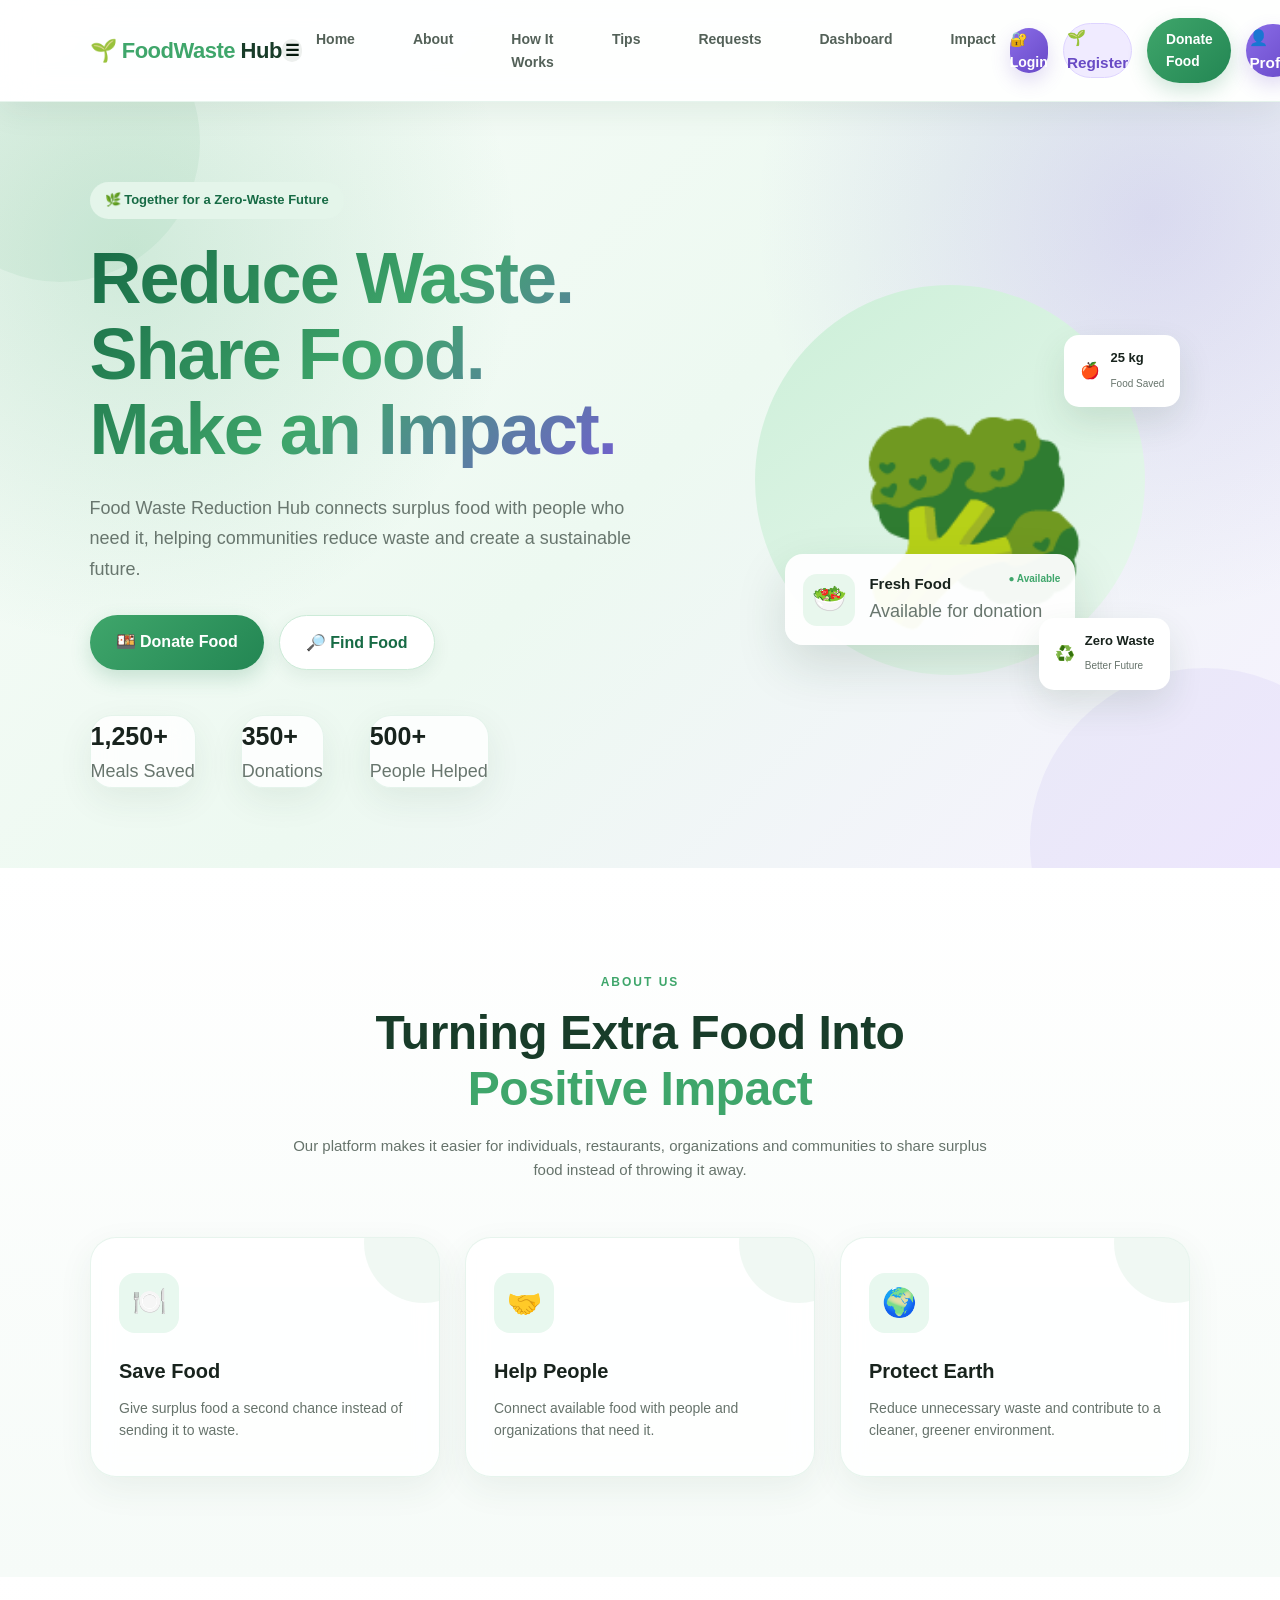
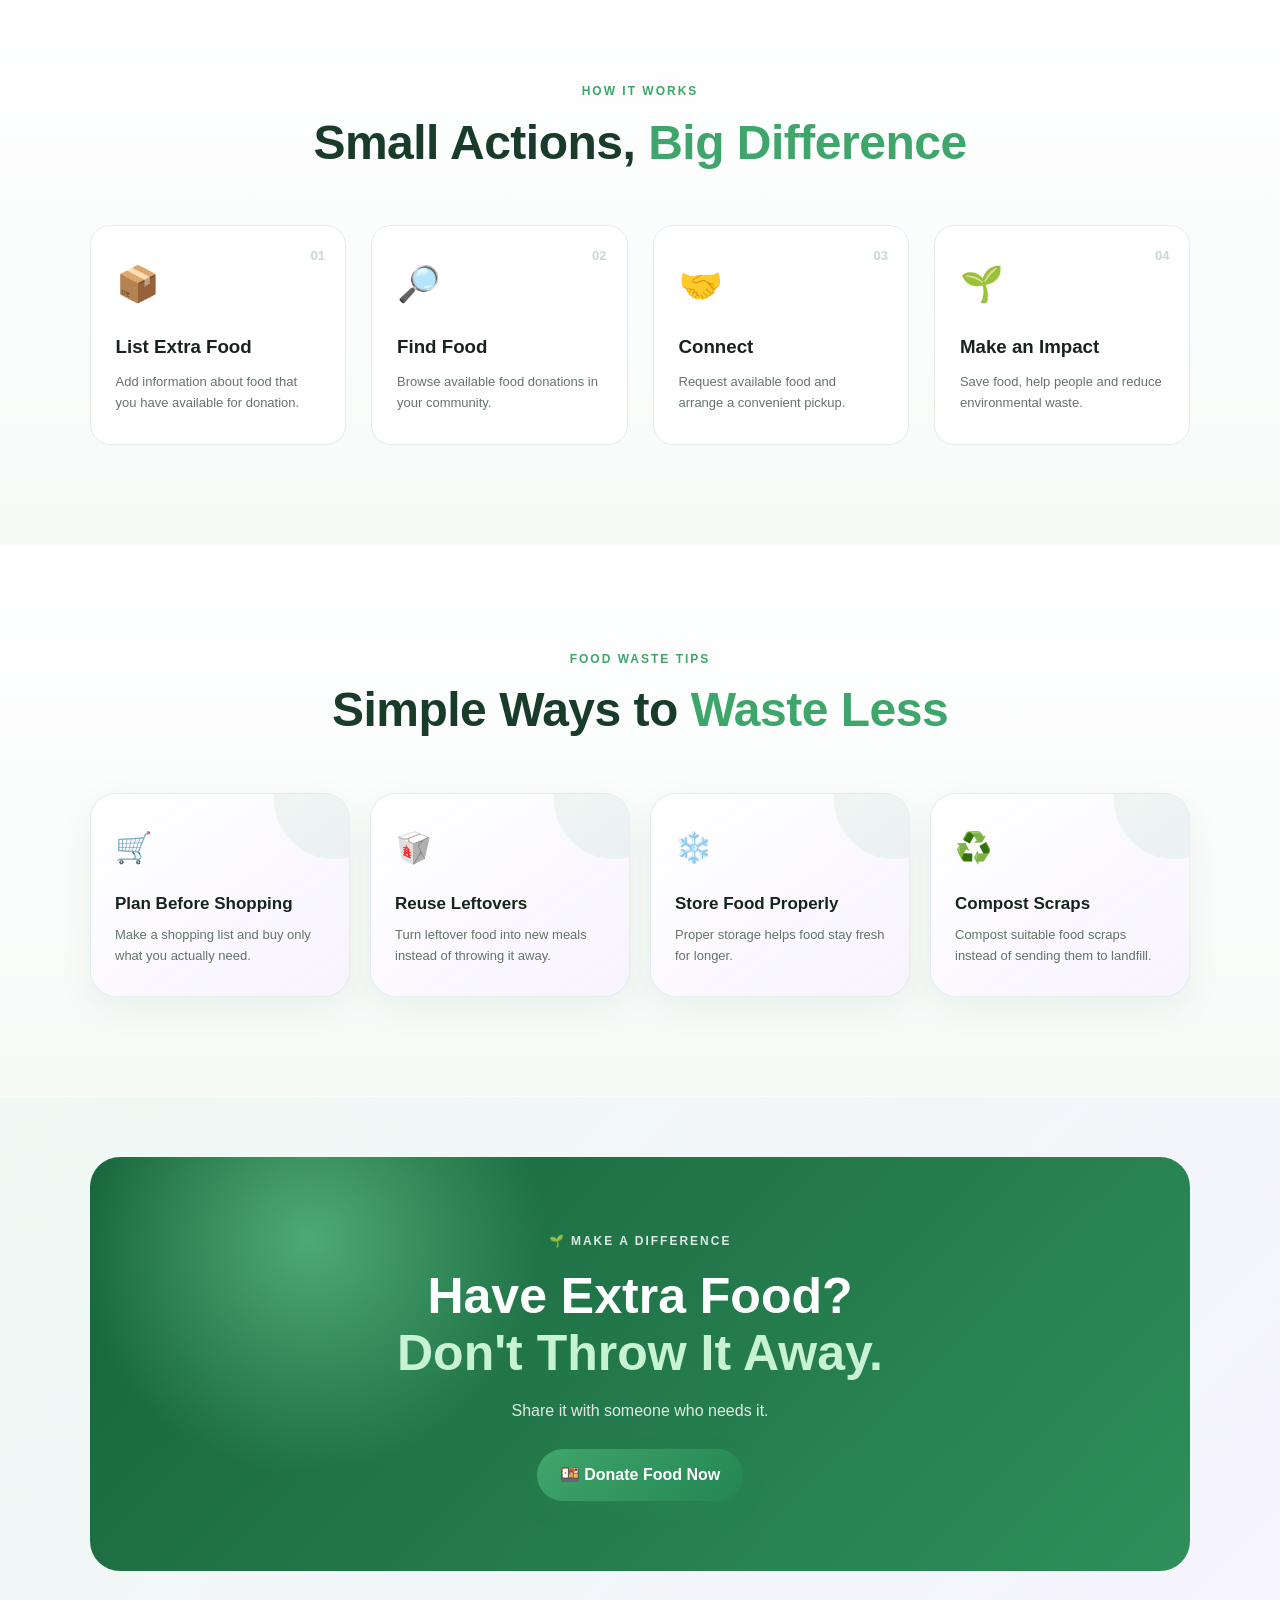
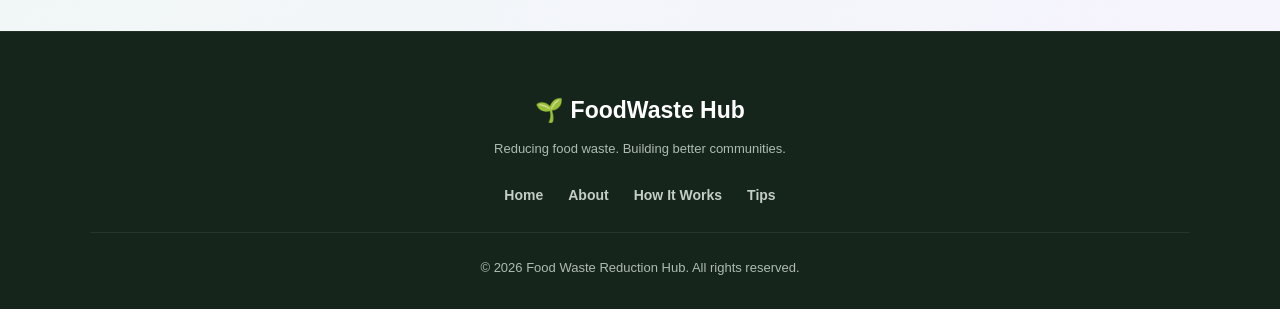
<file: index.html>
<!DOCTYPE html>
<html lang="en">
<head>
    <meta charset="UTF-8">
    <meta name="viewport" content="width=device-width, initial-scale=1.0">

    <title>Food Waste Reduction Hub</title>

    <link rel="stylesheet" href="style.css">
</head>

<body>

    <!-- Navigation -->
    <header class="navbar">
        <div class="logo">
            🌱 <span>FoodWaste</span> Hub
        </div>
        
<button class="mobile-menu-btn" id="mobileMenuBtn"
        type="button" aria-label="Open navigation menu"
        aria-expanded="false">
    ☰
</button>


        <nav id="mainNav">
            <a href="#home">Home</a>
            <a href="#about">About</a>
            <a href="#how-it-works">How It Works</a>
            <a href="#tips">Tips</a>
            <a href="requests.html"> Requests</a>
            <a href="dashboard.html"> Dashboard</a>
            <a href="impact.html"> Impact</a>
        </nav>

        <div class="nav-buttons">
            <a href="login.html" class="login-btn">🔐 Login</a>
            <a href="register.html" class="register-btn">🌱 Register</a>
            <a href="#" id="logoutBtn" class="logout-btn">🚪 Logout</a>
            <a href="donate.html" class="donate-btn">Donate Food</a>
            <a href="profile.html" id="profileBtn" class="profile-btn">👤 Profile</a>
        </div>
    </header>


    <!-- Hero Section -->
    <section class="hero" id="home">

        <div class="hero-content">

            <div class="badge">
                🌿 Together for a Zero-Waste Future
            </div>

            <h1>
                Reduce Waste.<br>
                <span>Share Food.</span><br>
                Make an Impact.
            </h1>

            <p>
                Food Waste Reduction Hub connects surplus food with
                people who need it, helping communities reduce waste
                and create a sustainable future.
            </p>

            <div class="hero-buttons">
                <a href="donate.html" class="primary-btn">
    🍱 Donate Food
</a>

                <a href="find-food.html" class="secondary-btn">🔎 Find Food</a>
            </div>

            <div class="hero-stats">

                <div>
                    <h3>1,250+</h3>
                    <p>Meals Saved</p>
                </div>

                <div>
                    <h3>350+</h3>
                    <p>Donations</p>
                </div>

                <div>
                    <h3>500+</h3>
                    <p>People Helped</p>
                </div>

            </div>

        </div>


        <!-- Hero Visual -->
        <div class="hero-visual">

            <div class="circle"></div>

            <div class="food-card main-card">
                <div class="food-icon">🥗</div>

                <div>
                    <h3>Fresh Food</h3>
                    <p>Available for donation</p>
                </div>

                <span class="available">
                    ● Available
                </span>
            </div>

            <div class="floating-card card-one">
                🍎
                <div>
                    <strong>25 kg</strong>
                    <small>Food Saved</small>
                </div>
            </div>

            <div class="floating-card card-two">
                ♻️
                <div>
                    <strong>Zero Waste</strong>
                    <small>Better Future</small>
                </div>
            </div>

        </div>

    </section>


    <!-- About Section -->
    <section class="about" id="about">

        <div class="section-heading">
            <span>ABOUT US</span>

            <h2>
                Turning Extra Food Into
                <strong>Positive Impact</strong>
            </h2>

            <p>
                Our platform makes it easier for individuals, restaurants,
                organizations and communities to share surplus food instead
                of throwing it away.
            </p>
        </div>


        <div class="about-cards">

            <div class="about-card">
                <div class="card-icon">🍽️</div>
                <h3>Save Food</h3>
                <p>
                    Give surplus food a second chance instead of sending
                    it to waste.
                </p>
            </div>

            <div class="about-card">
                <div class="card-icon">🤝</div>
                <h3>Help People</h3>
                <p>
                    Connect available food with people and organizations
                    that need it.
                </p>
            </div>

            <div class="about-card">
                <div class="card-icon">🌍</div>
                <h3>Protect Earth</h3>
                <p>
                    Reduce unnecessary waste and contribute to a cleaner,
                    greener environment.
                </p>
            </div>

        </div>

    </section>


    <!-- How It Works -->
    <section class="how-it-works" id="how-it-works">

        <div class="section-heading">
            <span>HOW IT WORKS</span>

            <h2>
                Small Actions,
                <strong>Big Difference</strong>
            </h2>
        </div>


        <div class="steps">

            <div class="step">
                <div class="step-number">01</div>
                <div class="step-icon">📦</div>

                <h3>List Extra Food</h3>

                <p>
                    Add information about food that you have available
                    for donation.
                </p>
            </div>


            <div class="step">
                <div class="step-number">02</div>
                <div class="step-icon">🔎</div>

                <h3>Find Food</h3>

                <p>
                    Browse available food donations in your community.
                </p>
            </div>


            <div class="step">
                <div class="step-number">03</div>
                <div class="step-icon">🤝</div>

                <h3>Connect</h3>

                <p>
                    Request available food and arrange a convenient
                    pickup.
                </p>
            </div>


            <div class="step">
                <div class="step-number">04</div>
                <div class="step-icon">🌱</div>

                <h3>Make an Impact</h3>

                <p>
                    Save food, help people and reduce environmental waste.
                </p>
            </div>

        </div>

    </section>


    <!-- Tips Section -->
    <section class="tips" id="tips">

        <div class="section-heading">
            <span>FOOD WASTE TIPS</span>

            <h2>
                Simple Ways to
                <strong>Waste Less</strong>
            </h2>
        </div>


        <div class="tips-grid">

            <div class="tip-card">
                <span>🛒</span>
                <h3>Plan Before Shopping</h3>
                <p>
                    Make a shopping list and buy only what you actually need.
                </p>
            </div>

            <div class="tip-card">
                <span>🥡</span>
                <h3>Reuse Leftovers</h3>
                <p>
                    Turn leftover food into new meals instead of throwing it away.
                </p>
            </div>

            <div class="tip-card">
                <span>❄️</span>
                <h3>Store Food Properly</h3>
                <p>
                    Proper storage helps food stay fresh for longer.
                </p>
            </div>

            <div class="tip-card">
                <span>♻️</span>
                <h3>Compost Scraps</h3>
                <p>
                    Compost suitable food scraps instead of sending them to landfill.
                </p>
            </div>

        </div>

    </section>


    <!-- Call To Action -->
    <section class="cta">

        <div>
            <span>🌱 MAKE A DIFFERENCE</span>

            <h2>
                Have Extra Food?
                <br>
                <strong>Don't Throw It Away.</strong>
            </h2>

            <p>
                Share it with someone who needs it.
            </p>

            <a href="#" class="primary-btn">
                🍱 Donate Food Now
            </a>
        </div>

    </section>


    <!-- Footer -->
    <footer>

        <div class="footer-logo">
            🌱 FoodWaste Hub
        </div>

        <p>
            Reducing food waste. Building better communities.
        </p>

        <div class="footer-links">
            <a href="#home">Home</a>
            <a href="#about">About</a>
            <a href="#how-it-works">How It Works</a>
            <a href="#tips">Tips</a>
        </div>

        <p class="copyright">
            © 2026 Food Waste Reduction Hub. All rights reserved.
        </p>

    </footer>


    <script src="script.js"></script>

</body>
</html>
</file>
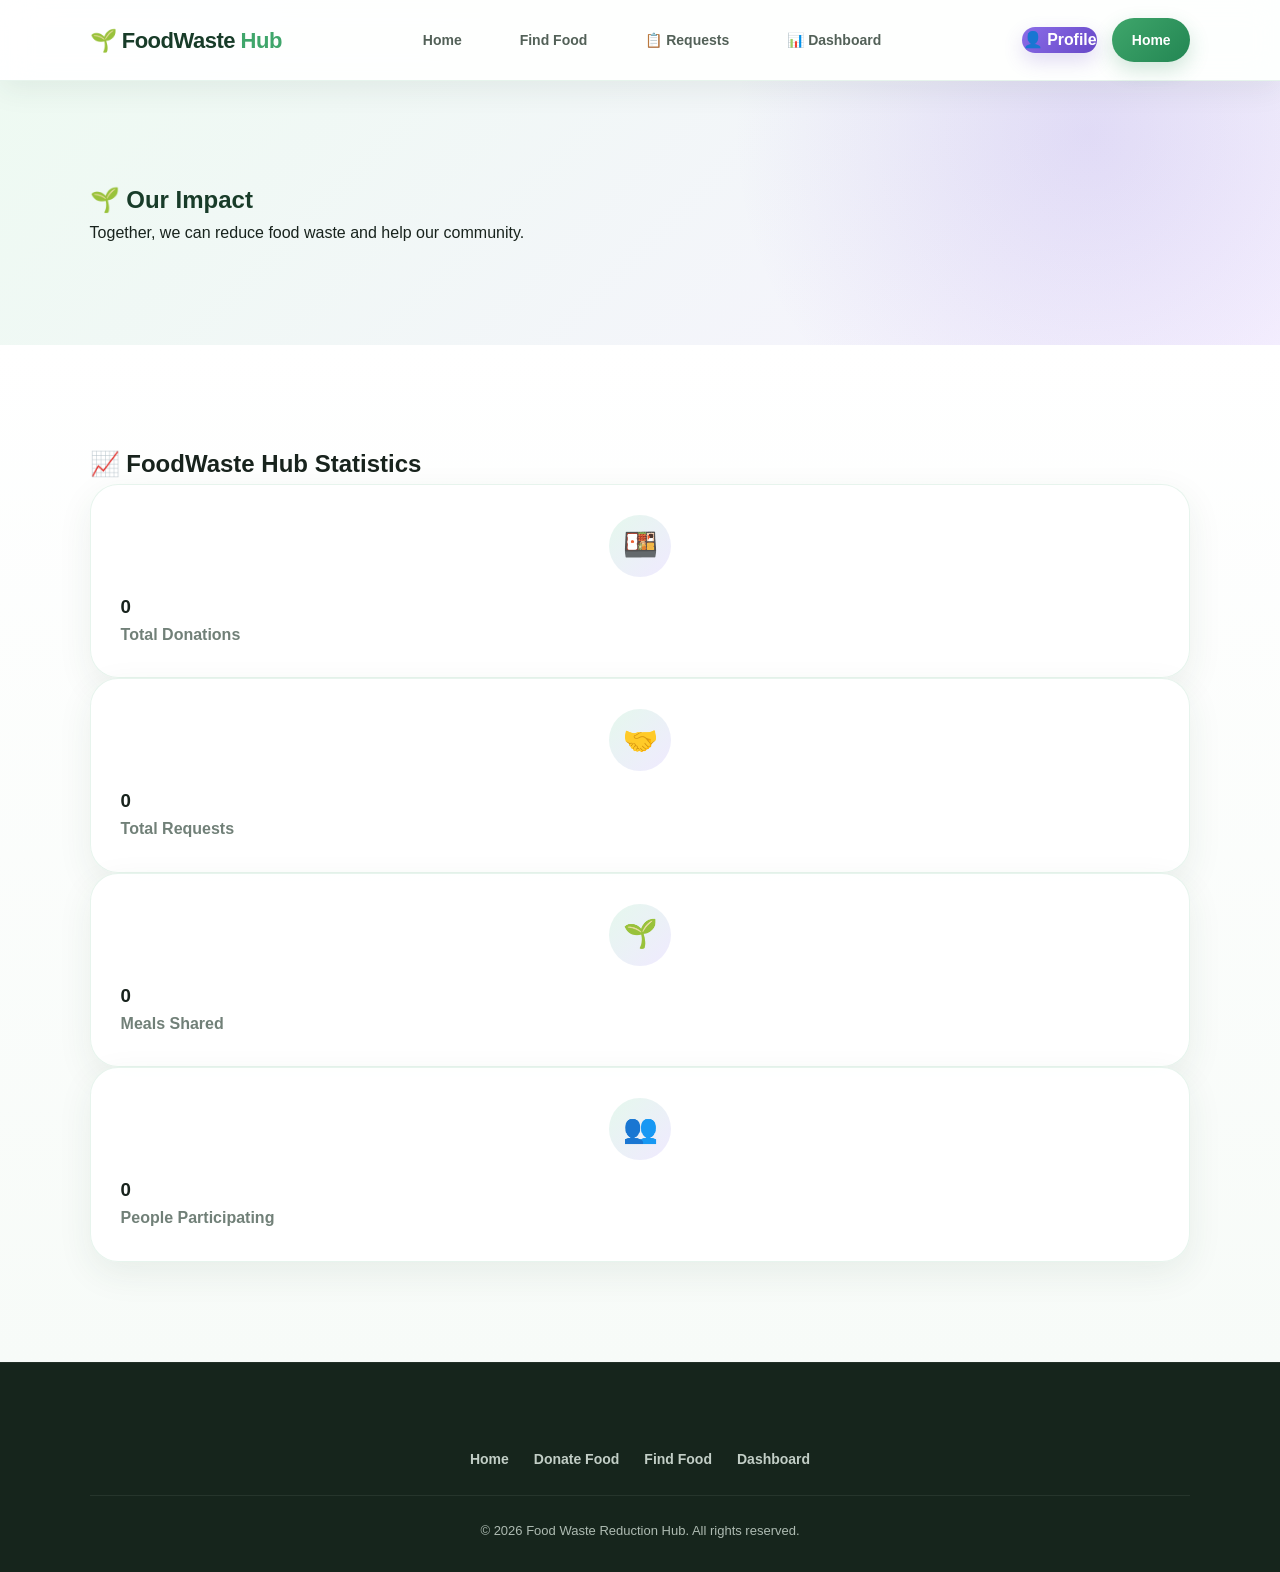
<file: impact.html>
<!DOCTYPE html>
<html lang="en">
<head>
    <meta charset="UTF-8">
    <meta name="viewport" content="width=device-width, initial-scale=1.0">

    <title>Our Impact | FoodWaste Hub</title>

    <link rel="stylesheet" href="style.css">
</head>

<body>

    <header class="navbar">

        <div class="logo">
            🌱 FoodWaste <span>Hub</span>
        </div>

        <nav>
            <a href="index.html">Home</a>
            <a href="find-food.html">Find Food</a>
            <a href="requests.html">📋 Requests</a>
            <a href="dashboard.html">📊 Dashboard</a>
        </nav>

        <div class="nav-buttons">

            <a href="profile.html" class="profile-btn">
                👤 Profile
            </a>

            <a href="index.html" class="donate-btn">
                Home
            </a>

        </div>

    </header>


    <section class="impact-header">

        <div>
            <h1>🌱 Our Impact</h1>

            <p>
                Together, we can reduce food waste and help our community.
            </p>
        </div>

    </section>


    <section class="impact-section">

        <div class="impact-container">

            <h2>📈 FoodWaste Hub Statistics</h2>

            <div class="impact-stats">

                <div class="impact-card">
                    <div class="impact-icon">🍱</div>
                    <h3 id="impactDonations">0</h3>
                    <p>Total Donations</p>
                </div>

                <div class="impact-card">
                    <div class="impact-icon">🤝</div>
                    <h3 id="impactRequests">0</h3>
                    <p>Total Requests</p>
                </div>

                <div class="impact-card">
                    <div class="impact-icon">🌱</div>
                    <h3 id="impactMeals">0</h3>
                    <p>Meals Shared</p>
                </div>

                <div class="impact-card">
                    <div class="impact-icon">👥</div>
                    <h3 id="impactPeople">0</h3>
                    <p>People Participating</p>
                </div>

            </div>

        </div>

    </section>


    <footer>

        <div class="footer-links">
            <a href="index.html">Home</a>
            <a href="donate.html">Donate Food</a>
            <a href="find-food.html">Find Food</a>
            <a href="dashboard.html">Dashboard</a>
        </div>

        <p class="copyright">
            © 2026 Food Waste Reduction Hub. All rights reserved.
        </p>

    </footer>


    <script src="script.js"></script>

</body>
</html>
</file>
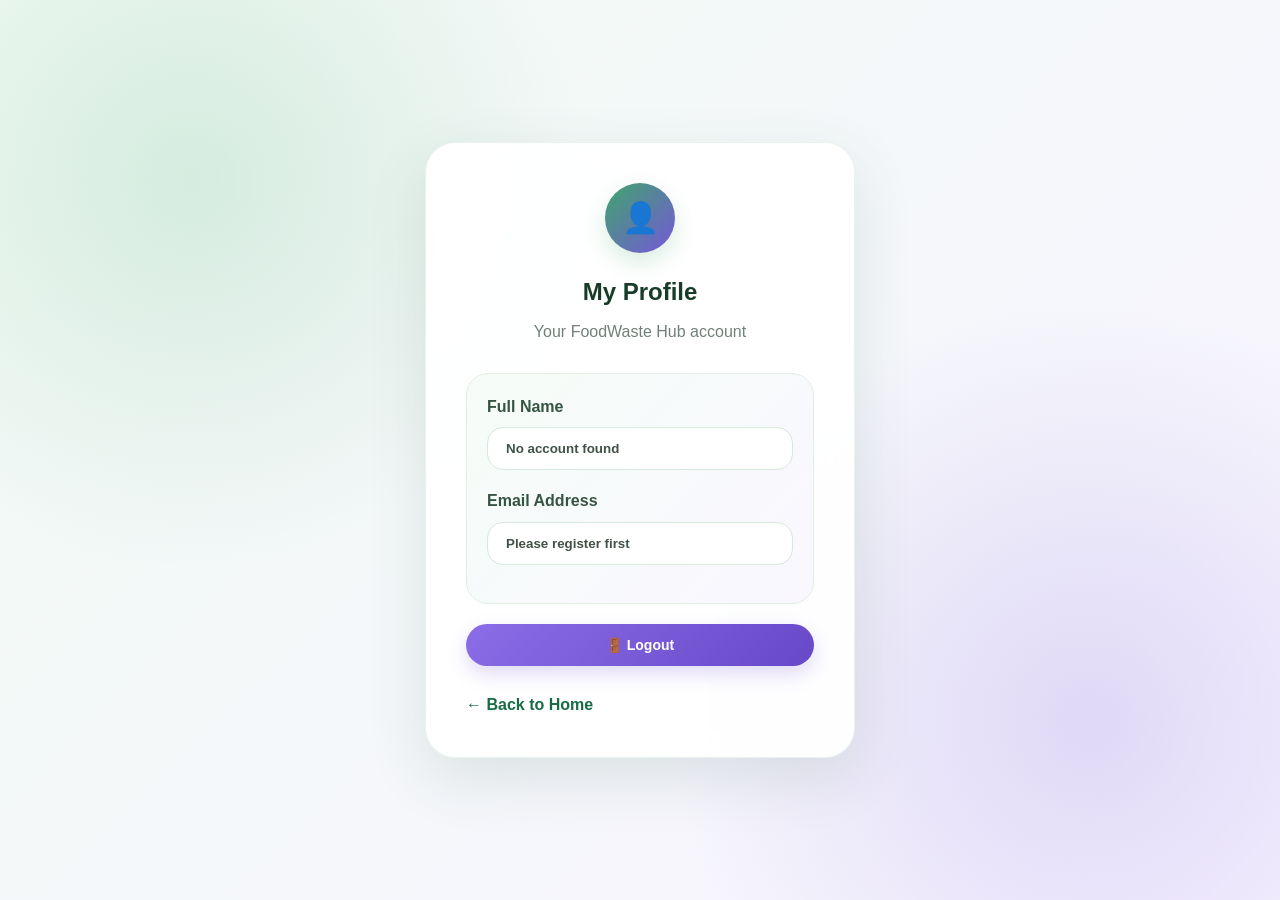
<file: profile.html>
<!DOCTYPE html>
<html lang="en">
<head>
    <meta charset="UTF-8">
    <meta name="viewport" content="width=device-width, initial-scale=1.0">

    <title>My Profile | FoodWaste Hub</title>

    <link rel="stylesheet" href="style.css">
</head>

<body>

    <section class="login-page">

        <div class="login-card">

            <div class="login-icon">👤</div>

            <h1>My Profile</h1>

            <p class="login-subtitle">
                Your FoodWaste Hub account
            </p>

            <div class="profile-info">

                <div class="login-field">
                    <label>Full Name</label>
                    <input type="text" id="profileName" readonly>
                </div>

                <div class="login-field">
                    <label>Email Address</label>
                    <input type="email" id="profileEmail" readonly>
                </div>

            </div>

            <button id="profileLogout" class="login-btn">
                🚪 Logout
            </button>

            <br><br>

            <a href="index.html" class="back-home">
                ← Back to Home
            </a>

        </div>

    </section>

    <script src="script.js"></script>

</body>
</html>
</file>
<file: style.css>
/* ================================
   FOOD WASTE REDUCTION HUB
   Main Stylesheet
================================ */

* {
    margin: 0;
    padding: 0;
    box-sizing: border-box;
    scroll-behavior: smooth;
}

:root {
    --green: #2f8f5b;
    --light-green: #e9f8ef;
    --dark-green: #17633b;
    --cream: #f8fbf7;
    --dark: #17221b;
    --text: #5d685f;
    --white: #ffffff;
    --orange: #f2a65a;
}

body {
    font-family: Arial, Helvetica, sans-serif;
    background: var(--cream);
    color: var(--dark);
    line-height: 1.6;
}


/* ================================
   NAVBAR
================================ */

.navbar {
    width: 100%;
    padding: 18px 7%;
    background: rgba(255, 255, 255, 0.95);
    display: flex;
    justify-content: space-between;
    align-items: center;
    position: sticky;
    top: 0;
    z-index: 1000;
    border-bottom: 1px solid #e7eee9;
    backdrop-filter: blur(12px);
}

.logo {
    font-size: 22px;
    font-weight: 800;
    color: var(--dark);
    white-space: nowrap;
}

.logo span {
    color: var(--green);
}

.navbar nav {
    display: flex;
    gap: 30px;
}

.navbar nav a,
.footer-links a {
    text-decoration: none;
    color: var(--text);
    font-size: 14px;
    font-weight: 600;
    transition: 0.3s;
}

.navbar nav a:hover,
.footer-links a:hover {
    color: var(--green);
}

.nav-buttons {
    display: flex;
    align-items: center;
    gap: 15px;
}

.login-btn {
    text-decoration: none;
    color: var(--dark);
    font-weight: 600;
    font-size: 14px;
}

.donate-btn {
    text-decoration: none;
    background: var(--green);
    color: white;
    padding: 11px 20px;
    border-radius: 30px;
    font-size: 14px;
    font-weight: 700;
    transition: 0.3s;
}

.donate-btn:hover {
    background: var(--dark-green);
    transform: translateY(-2px);
}


/* ================================
   HERO
================================ */

.hero {
    min-height: 650px;
    padding: 80px 7%;
    display: flex;
    justify-content: space-between;
    align-items: center;
    gap: 50px;
    overflow: hidden;
    background:
        radial-gradient(circle at 85% 35%, #dff5e6 0%, transparent 30%),
        linear-gradient(135deg, #f8fbf7, #eef8f1);
}

.hero-content {
    max-width: 650px;
}

.badge {
    display: inline-block;
    padding: 8px 15px;
    border-radius: 30px;
    background: #e4f5ea;
    color: var(--dark-green);
    font-size: 13px;
    font-weight: 700;
    margin-bottom: 22px;
}

.hero h1 {
    font-size: clamp(45px, 6vw, 76px);
    line-height: 1.05;
    letter-spacing: -3px;
    margin-bottom: 25px;
}

.hero h1 span {
    color: var(--green);
}

.hero-content > p {
    max-width: 580px;
    color: var(--text);
    font-size: 17px;
    margin-bottom: 30px;
}

.hero-buttons {
    display: flex;
    gap: 15px;
    margin-bottom: 45px;
}

.primary-btn,
.secondary-btn {
    display: inline-block;
    padding: 14px 23px;
    border-radius: 30px;
    text-decoration: none;
    font-weight: 700;
    transition: 0.3s;
}

.primary-btn {
    background: var(--green);
    color: white;
    box-shadow: 0 10px 25px rgba(47, 143, 91, 0.2);
}

.primary-btn:hover {
    background: var(--dark-green);
    transform: translateY(-3px);
}

.secondary-btn {
    color: var(--dark-green);
    background: white;
    border: 1px solid #d9e7dd;
}

.secondary-btn:hover {
    border-color: var(--green);
    transform: translateY(-3px);
}


/* Hero Statistics */

.hero-stats {
    display: flex;
    gap: 45px;
}

.hero-stats h3 {
    font-size: 25px;
    color: var(--dark);
}

.hero-stats p {
    color: var(--text);
    font-size: 13px;
}


/* ================================
   HERO VISUAL
================================ */

.hero-visual {
    width: 480px;
    height: 480px;
    position: relative;
    flex-shrink: 0;
}

.circle {
    width: 390px;
    height: 390px;
    background: linear-gradient(145deg, #ccefd8, #eaf8ef);
    border-radius: 50%;
    position: absolute;
    top: 40px;
    left: 45px;
}

.circle::after {
    content: "🥦";
    position: absolute;
    font-size: 190px;
    left: 100px;
    top: 85px;
}


/* Main food card */

.food-card {
    position: absolute;
    width: 290px;
    padding: 18px;
    background: rgba(255, 255, 255, 0.95);
    border-radius: 18px;
    box-shadow: 0 20px 50px rgba(30, 70, 45, 0.15);
}

.main-card {
    left: 75px;
    bottom: 80px;
    display: flex;
    align-items: center;
    gap: 14px;
}

.food-icon {
    width: 52px;
    height: 52px;
    border-radius: 14px;
    background: #e8f7ed;
    display: flex;
    align-items: center;
    justify-content: center;
    font-size: 28px;
}

.main-card h3 {
    font-size: 15px;
}

.main-card p {
    color: var(--text);
    font-size: 11px;
}

.available {
    position: absolute;
    right: 15px;
    top: 17px;
    color: var(--green);
    font-size: 10px;
    font-weight: 700;
}


/* Floating cards */

.floating-card {
    position: absolute;
    background: white;
    border-radius: 15px;
    padding: 13px 16px;
    display: flex;
    align-items: center;
    gap: 10px;
    box-shadow: 0 15px 35px rgba(30, 70, 45, 0.12);
}

.floating-card:first-letter {
    font-size: 25px;
}

.floating-card strong {
    display: block;
    font-size: 13px;
}

.floating-card small {
    color: var(--text);
    font-size: 10px;
}

.card-one {
    top: 90px;
    right: 10px;
}

.card-two {
    bottom: 35px;
    right: 20px;
}


/* ================================
   GENERAL SECTIONS
================================ */

section {
    padding: 100px 7%;
}

.section-heading {
    max-width: 700px;
    margin: 0 auto 55px;
    text-align: center;
}

.section-heading > span {
    color: var(--green);
    font-size: 12px;
    font-weight: 800;
    letter-spacing: 2px;
}

.section-heading h2 {
    font-size: clamp(32px, 4vw, 48px);
    line-height: 1.15;
    margin: 12px 0 18px;
}

.section-heading h2 strong {
    color: var(--green);
}

.section-heading p {
    color: var(--text);
    font-size: 15px;
}


/* ================================
   ABOUT
================================ */

.about {
    background: white;
}

.about-cards {
    max-width: 1100px;
    margin: auto;
    display: grid;
    grid-template-columns: repeat(3, 1fr);
    gap: 25px;
}

.about-card {
    padding: 35px 28px;
    border: 1px solid #e8eee9;
    border-radius: 20px;
    background: white;
    transition: 0.3s;
}

.about-card:hover {
    transform: translateY(-8px);
    box-shadow: 0 20px 45px rgba(35, 85, 52, 0.1);
}

.card-icon {
    width: 60px;
    height: 60px;
    border-radius: 16px;
    background: var(--light-green);
    display: flex;
    align-items: center;
    justify-content: center;
    font-size: 28px;
    margin-bottom: 22px;
}

.about-card h3 {
    font-size: 20px;
    margin-bottom: 10px;
}

.about-card p {
    color: var(--text);
    font-size: 14px;
}


/* ================================
   HOW IT WORKS
================================ */

.how-it-works {
    background: #f5faf6;
}

.steps {
    max-width: 1150px;
    margin: auto;
    display: grid;
    grid-template-columns: repeat(4, 1fr);
    gap: 25px;
}

.step {
    background: white;
    border-radius: 20px;
    padding: 30px 25px;
    position: relative;
    border: 1px solid #e4eee7;
}

.step-number {
    position: absolute;
    top: 20px;
    right: 20px;
    color: #c8dacf;
    font-size: 13px;
    font-weight: 800;
}

.step-icon {
    font-size: 35px;
    margin-bottom: 20px;
}

.step h3 {
    margin-bottom: 10px;
}

.step p {
    color: var(--text);
    font-size: 13px;
}


/* ================================
   TIPS
================================ */

.tips {
    background: white;
}

.tips-grid {
    max-width: 1100px;
    margin: auto;
    display: grid;
    grid-template-columns: repeat(4, 1fr);
    gap: 20px;
}

.tip-card {
    padding: 30px 24px;
    border-radius: 20px;
    background: #f7faf7;
    border: 1px solid #e7eee8;
    transition: 0.3s;
}

.tip-card:hover {
    transform: translateY(-7px);
    background: #eff8f1;
}

.tip-card > span {
    font-size: 30px;
}

.tip-card h3 {
    font-size: 17px;
    margin: 18px 0 8px;
}

.tip-card p {
    color: var(--text);
    font-size: 13px;
}


/* ================================
   CTA
================================ */

.cta {
    margin: 60px 7%;
    padding: 70px 8%;
    border-radius: 30px;
    text-align: center;
    background:
        radial-gradient(circle at 20% 20%, #4eaa74, transparent 25%),
        linear-gradient(135deg, #17633b, #2f8f5b);
    color: white;
}

.cta > div {
    max-width: 700px;
    margin: auto;
}

.cta span {
    font-size: 12px;
    font-weight: 800;
    letter-spacing: 2px;
    opacity: 0.85;
}

.cta h2 {
    font-size: clamp(32px, 5vw, 50px);
    line-height: 1.15;
    margin: 15px 0;
}

.cta h2 strong {
    color: #c8f2d5;
}

.cta p {
    margin-bottom: 25px;
    opacity: 0.85;
}

.cta .primary-btn {
    background: white;
    color: var(--dark-green);
}

.cta .primary-btn:hover {
    background: #edf8f0;
}


/* ================================
   FOOTER
================================ */

footer {
    background: #122019;
    color: white;
    padding: 60px 7% 30px;
    text-align: center;
}

.footer-logo {
    font-size: 23px;
    font-weight: 800;
    margin-bottom: 10px;
}

footer > p {
    color: #aebbb2;
    font-size: 13px;
}

.footer-links {
    display: flex;
    justify-content: center;
    gap: 25px;
    margin: 25px 0;
}

.footer-links a {
    color: #c2cec6;
}

.copyright {
    padding-top: 25px;
    border-top: 1px solid #26352c;
}


/* ================================
   RESPONSIVE DESIGN
================================ */

@media (max-width: 1000px) {

    .navbar {
        padding: 16px 5%;
    }

    .navbar nav {
        display: none;
    }

    .hero {
        padding: 70px 5%;
    }

    .hero-visual {
        width: 400px;
        height: 400px;
        transform: scale(0.9);
    }

    .about-cards,
    .steps {
        grid-template-columns: repeat(2, 1fr);
    }

    .tips-grid {
        grid-template-columns: repeat(2, 1fr);
    }
}


@media (max-width: 750px) {

    .nav-buttons .login-btn {
        display: none;
    }

    .hero {
        flex-direction: column;
        text-align: center;
        padding-top: 60px;
    }

    .hero-content {
        max-width: 100%;
    }

    .hero-content > p {
        margin-left: auto;
        margin-right: auto;
    }

    .hero-buttons {
        justify-content: center;
    }

    .hero-stats {
        justify-content: center;
        gap: 25px;
    }

    .hero-visual {
        transform: scale(0.8);
        margin-top: -30px;
        margin-bottom: -50px;
    }

    .about-cards,
    .steps,
    .tips-grid {
        grid-template-columns: 1fr;
        max-width: 500px;
    }

    section {
        padding: 75px 5%;
    }

    .cta {
        margin: 30px 5%;
    }
}


@media (max-width: 500px) {

    .logo {
        font-size: 18px;
    }

    .donate-btn {
        padding: 9px 13px;
        font-size: 12px;
    }

    .hero h1 {
        letter-spacing: -2px;
    }

    .hero-buttons {
        flex-direction: column;
        align-items: stretch;
    }

    .hero-buttons a {
        text-align: center;
    }

    .hero-stats {
        gap: 15px;
    }

    .hero-stats h3 {
        font-size: 20px;
    }

    .hero-visual {
        transform: scale(0.65);
        margin-left: -70px;
        margin-right: -70px;
    }

    .footer-links {
        flex-wrap: wrap;
    }
}
 /* =================================
    DONATE FOOD PAGE
 ================================= */

.donate-header {
    min-height: 400px;
    padding: 80px 7%;
    display: flex;
    align-items: center;
    justify-content: center;
    text-align: center;

    background:
        radial-gradient(circle at 20% 30%, #d8f3e1 0%, transparent 28%),
        radial-gradient(circle at 80% 70%, #e2f6e8 0%, transparent 30%),
        linear-gradient(135deg, #f8fbf7, #edf8f0);
}

.donate-header-content {
    max-width: 750px;
}

.donate-header-content > span {
    color: var(--green);
    font-size: 12px;
    font-weight: 800;
    letter-spacing: 2px;
}

.donate-header h1 {
    font-size: clamp(40px, 6vw, 65px);
    line-height: 1.08;
    letter-spacing: -2px;
    margin: 15px 0 20px;
}

.donate-header h1 strong {
    color: var(--green);
}

.donate-header p {
    color: var(--text);
    max-width: 650px;
    margin: auto;
    font-size: 16px;
}


/* =================================
   DONATION SECTION
================================= */

.donate-section {
    background: #f7faf7;
    padding: 80px 7%;
}

.donate-container {
    max-width: 950px;
    margin: auto;
}

.form-heading {
    text-align: center;
    margin-bottom: 45px;
}

.form-heading > span {
    color: var(--green);
    font-size: 12px;
    font-weight: 800;
    letter-spacing: 2px;
}

.form-heading h2 {
    font-size: clamp(30px, 4vw, 45px);
    margin: 10px 0;
}

.form-heading h2 strong {
    color: var(--green);
}

.form-heading p {
    color: var(--text);
    font-size: 14px;
}


/* =================================
   FORM
================================= */

.donation-form {
    background: white;
    padding: 45px;
    border-radius: 25px;
    border: 1px solid #e3ece5;
    box-shadow: 0 20px 50px rgba(32, 80, 48, 0.08);
}

.form-section-title {
    font-size: 18px;
    font-weight: 800;
    color: var(--dark);
    padding-bottom: 14px;
    margin: 15px 0 25px;
    border-bottom: 1px solid #e7eee9;
}

.form-row {
    display: grid;
    grid-template-columns: 1fr 1fr;
    gap: 25px;
}

.form-group {
    display: flex;
    flex-direction: column;
    margin-bottom: 23px;
}

.form-group label {
    font-size: 13px;
    font-weight: 700;
    color: var(--dark);
    margin-bottom: 8px;
}

.form-group input,
.form-group select,
.form-group textarea {
    width: 100%;
    padding: 14px 15px;
    border: 1px solid #dce7df;
    border-radius: 12px;
    background: #fbfdfb;
    color: var(--dark);
    font-family: inherit;
    font-size: 14px;
    outline: none;
    transition: 0.25s;
}

.form-group input:focus,
.form-group select:focus,
.form-group textarea:focus {
    border-color: var(--green);
    background: white;
    box-shadow: 0 0 0 4px rgba(47, 143, 91, 0.08);
}

.form-group textarea {
    resize: vertical;
    min-height: 120px;
}

.form-group input[type="file"] {
    padding: 12px;
    cursor: pointer;
}

.form-group small {
    color: var(--text);
    font-size: 11px;
    margin-top: 7px;
}


/* =================================
   SUBMIT
================================= */

.form-submit {
    text-align: center;
    margin-top: 20px;
    padding-top: 30px;
    border-top: 1px solid #e7eee9;
}

.submit-btn {
    border: none;
    cursor: pointer;
    padding: 15px 30px;
    border-radius: 30px;
    background: var(--green);
    color: white;
    font-family: inherit;
    font-size: 15px;
    font-weight: 700;
    box-shadow: 0 10px 25px rgba(47, 143, 91, 0.2);
    transition: 0.3s;
}

.submit-btn:hover {
    background: var(--dark-green);
    transform: translateY(-3px);
}

.form-submit p {
    color: #7a857d;
    font-size: 11px;
    margin-top: 13px;
}


/* =================================
   DONATE PAGE RESPONSIVE
================================= */

@media (max-width: 700px) {

    .donate-header {
        padding: 65px 5%;
    }

    .donate-section {
        padding: 60px 5%;
    }

    .donation-form {
        padding: 28px 20px;
        border-radius: 20px;
    }

    .form-row {
        grid-template-columns: 1fr;
        gap: 0;
    }

    .donate-header h1 {
        letter-spacing: -1px;
    }
}


@media (max-width: 450px) {

    .donation-form {
        padding: 23px 15px;
    }

    .submit-btn {
        width: 100%;
    }
}
/* =================================
   FIND FOOD PAGE
================================= */

.find-header {
    min-height: 390px;
    padding: 75px 7%;
    display: flex;
    align-items: center;
    justify-content: center;
    text-align: center;

    background:
        radial-gradient(circle at 20% 30%, #d9f3e2 0%, transparent 28%),
        radial-gradient(circle at 80% 70%, #e4f6e9 0%, transparent 30%),
        linear-gradient(135deg, #f8fbf7, #edf8f0);
}

.find-header-content {
    max-width: 780px;
}

.find-header-content > span {
    color: var(--green);
    font-size: 12px;
    font-weight: 800;
    letter-spacing: 2px;
}

.find-header h1 {
    font-size: clamp(40px, 6vw, 64px);
    line-height: 1.08;
    letter-spacing: -2px;
    margin: 15px 0 20px;
}

.find-header h1 strong {
    color: var(--green);
}

.find-header p {
    color: var(--text);
    font-size: 16px;
}


/* Find Section */

.find-section {
    background: #f7faf7;
    padding: 70px 7%;
}

.find-container {
    max-width: 1150px;
    margin: auto;
}


/* Search */

.search-box {
    background: white;
    padding: 18px;
    border-radius: 18px;
    border: 1px solid #e2ebe4;
    display: grid;
    grid-template-columns: 1fr 220px;
    gap: 15px;
    margin-bottom: 55px;
    box-shadow: 0 10px 30px rgba(30, 75, 45, 0.06);
}

.search-input {
    display: flex;
    align-items: center;
    gap: 10px;
    border: 1px solid #dce7df;
    border-radius: 12px;
    padding: 0 15px;
}

.search-input span {
    font-size: 18px;
}

.search-input input {
    width: 100%;
    border: none;
    outline: none;
    padding: 13px 5px;
    font-size: 14px;
    font-family: inherit;
}

.search-box select {
    border: 1px solid #dce7df;
    border-radius: 12px;
    padding: 13px;
    background: white;
    color: var(--dark);
    font-family: inherit;
    outline: none;
}


/* Results Heading */

.results-heading {
    display: flex;
    justify-content: space-between;
    align-items: end;
    margin-bottom: 25px;
}

.results-heading > div > span {
    color: var(--green);
    font-size: 11px;
    font-weight: 800;
    letter-spacing: 2px;
}

.results-heading h2 {
    margin-top: 5px;
    font-size: 30px;
}

#foodCount {
    color: var(--text);
    font-size: 13px;
}


/* Food Grid */

.food-grid {
    display: grid;
    grid-template-columns: repeat(3, 1fr);
    gap: 25px;
}


/* Food Card */

.food-item {
    background: white;
    border-radius: 20px;
    overflow: hidden;
    border: 1px solid #e3ebe5;
    box-shadow: 0 10px 30px rgba(30, 75, 45, 0.06);
    transition: 0.3s;
}

.food-item:hover {
    transform: translateY(-7px);
    box-shadow: 0 20px 40px rgba(30, 75, 45, 0.11);
}

.food-image {
    height: 180px;
    background:
        linear-gradient(
            135deg,
            #dff4e5,
            #f3faf5
        );

    display: flex;
    align-items: center;
    justify-content: center;
    font-size: 65px;
    position: relative;
}

.food-category {
    position: absolute;
    top: 15px;
    left: 15px;
    background: white;
    color: var(--green);
    padding: 6px 10px;
    border-radius: 20px;
    font-size: 10px;
    font-weight: 800;
}

.food-details {
    padding: 22px;
}

.food-details h3 {
    font-size: 20px;
    margin-bottom: 7px;
}

.food-details > p {
    color: var(--text);
    font-size: 13px;
    margin-bottom: 18px;
}

.food-info {
    display: grid;
    grid-template-columns: 1fr 1fr;
    gap: 12px;
    padding: 15px 0;
    border-top: 1px solid #edf1ee;
    border-bottom: 1px solid #edf1ee;
}

.food-info div {
    font-size: 11px;
    color: var(--text);
}

.food-info strong {
    display: block;
    color: var(--dark);
    font-size: 12px;
    margin-top: 3px;
}

.food-location {
    margin: 15px 0;
    color: var(--text);
    font-size: 12px;
}

.request-btn {
    width: 100%;
    border: none;
    background: var(--green);
    color: white;
    padding: 12px;
    border-radius: 10px;
    font-family: inherit;
    font-weight: 700;
    cursor: pointer;
    transition: 0.3s;
}

.request-btn:hover {
    background: var(--dark-green);
}


/* Empty State */

.empty-state {
    text-align: center;
    background: white;
    border: 1px dashed #cbdacf;
    border-radius: 20px;
    padding: 60px 25px;
}

.empty-icon {
    font-size: 55px;
    margin-bottom: 15px;
}

.empty-state h3 {
    font-size: 22px;
    margin-bottom: 8px;
}

.empty-state p {
    max-width: 450px;
    margin: 0 auto 25px;
    color: var(--text);
    font-size: 14px;
}

.empty-state .primary-btn {
    display: inline-block;
}


/* Responsive */

@media (max-width: 900px) {

    .food-grid {
        grid-template-columns: repeat(2, 1fr);
    }
}


@media (max-width: 700px) {

    .search-box {
        grid-template-columns: 1fr;
    }

    .food-grid {
        grid-template-columns: 1fr;
        max-width: 500px;
        margin: auto;
    }

    .results-heading {
        align-items: start;
        gap: 15px;
        flex-direction: column;
    }

    .find-header {
        padding: 60px 5%;
    }

    .find-section {
        padding: 55px 5%;
    }
}
/* ================================
   AESTHETIC BUTTONS
================================ */

/* Donate Food Submit Button */
.submit-btn {
    width: 100%;
    padding: 15px 25px;
    border: none;
    border-radius: 14px;
    background: linear-gradient(135deg, #2f8f5b, #17633b);
    color: white;
    font-size: 16px;
    font-weight: 700;
    cursor: pointer;
    box-shadow: 0 8px 20px rgba(47, 143, 91, 0.25);
    transition: all 0.3s ease;
    letter-spacing: 0.3px;
}

.submit-btn:hover {
    transform: translateY(-3px);
    box-shadow: 0 12px 25px rgba(47, 143, 91, 0.35);
    background: linear-gradient(135deg, #38a866, #17633b);
}

.submit-btn:active {
    transform: translateY(0);
}


/* Request Food Button */
.request-btn {
    width: 100%;
    padding: 12px 18px;
    margin-top: 15px;
    border: none;
    border-radius: 12px;
    background: linear-gradient(135deg, #2f8f5b, #23834e);
    color: white;
    font-size: 14px;
    font-weight: 700;
    cursor: pointer;
    box-shadow: 0 6px 15px rgba(47, 143, 91, 0.22);
    transition: all 0.3s ease;
}

.request-btn:hover {
    transform: translateY(-3px);
    box-shadow: 0 10px 20px rgba(47, 143, 91, 0.32);
    background: linear-gradient(135deg, #3baa68, #17633b);
}

.request-btn:active {
    transform: translateY(0);
}


/* Search / Filter Controls */
.search-input,
#categoryFilter {
    transition: all 0.3s ease;
}

.search-input:focus,
#categoryFilter:focus {
    border-color: #2f8f5b;
    box-shadow: 0 0 0 4px rgba(47, 143, 91, 0.12);
    outline: none;
}
/* =========================================
   🌿 PREMIUM DONATE FOOD PAGE
========================================= */

/* Page background */
body {
    background: linear-gradient(135deg, #f0faf4 0%, #f8fbf7 50%, #edf8f1 100%);
}


/* Donate page main area */
.donate-section {
    padding: 70px 20px;
    background:
        radial-gradient(circle at top left, rgba(47, 143, 91, 0.10), transparent 35%),
        radial-gradient(circle at bottom right, rgba(242, 166, 90, 0.08), transparent 35%);
}


/* Main form container */
.donate-container {
    max-width: 1050px;
    margin: auto;
    padding: 45px;
    background: rgba(255, 255, 255, 0.92);
    border-radius: 28px;
    box-shadow: 0 20px 60px rgba(23, 99, 59, 0.12);
    border: 1px solid rgba(47, 143, 91, 0.10);
}


/* Form heading */
.form-heading {
    font-size: 32px;
    font-weight: 800;
    color: #17633b;
    margin-bottom: 35px;
    text-align: center;
}


/* Form */
.donation-form {
    display: flex;
    flex-direction: column;
    gap: 35px;
}


/* =========================================
   SECTION HEADINGS
========================================= */

.form-section-title {
    display: flex;
    align-items: center;
    gap: 12px;

    font-size: 21px;
    font-weight: 800;
    color: #17221b;

    padding-bottom: 14px;
    margin-bottom: 24px;

    border-bottom: 2px solid #e4f1e8;
    position: relative;
}

.form-section-title::after {
    content: "";
    position: absolute;
    left: 0;
    bottom: -2px;
    width: 70px;
    height: 3px;
    background: linear-gradient(90deg, #2f8f5b, #72c894);
    border-radius: 10px;
}


/* =========================================
   FORM ROW
========================================= */

.form-row {
    display: grid;
    grid-template-columns: 1fr 1fr;
    gap: 25px;
}


/* =========================================
   FORM GROUP
========================================= */

.form-group {
    margin-bottom: 22px;
}

.form-group label {
    display: block;
    margin-bottom: 9px;

    font-size: 14px;
    font-weight: 700;
    color: #243229;
}


/* =========================================
   INPUTS
========================================= */

.form-group input,
.form-group select,
.form-group textarea {
    width: 100%;
    padding: 15px 17px;

    border: 1.5px solid #dce9df;
    border-radius: 14px;

    background: #fbfdfb;
    color: #17221b;

    font-size: 15px;
    font-family: inherit;

    outline: none;

    transition: all 0.3s ease;

    box-sizing: border-box;
}


/* Placeholder */
.form-group input::placeholder,
.form-group textarea::placeholder {
    color: #9aa69e;
}


/* Focus effect */
.form-group input:focus,
.form-group select:focus,
.form-group textarea:focus {
    border-color: #2f8f5b;

    background: #ffffff;

    box-shadow:
        0 0 0 4px rgba(47, 143, 91, 0.10),
        0 8px 20px rgba(47, 143, 91, 0.08);

    transform: translateY(-1px);
}


/* Textarea */
.form-group textarea {
    min-height: 120px;
    resize: vertical;
}


/* =========================================
   FILE UPLOAD
========================================= */

.form-group input[type="file"] {
    padding: 13px;
    background: #f5fbf7;
    border: 2px dashed #b9d9c3;
    cursor: pointer;
}

.form-group input[type="file"]:hover {
    border-color: #2f8f5b;
    background: #eef9f2;
}


/* =========================================
   SUBMIT BUTTON
========================================= */

.form-submit {
    margin-top: 10px;
    text-align: center;
}


.submit-btn {
    width: 100%;
    max-width: 420px;

    padding: 17px 30px;

    border: none;
    border-radius: 16px;

    background: linear-gradient(
        135deg,
        #2f8f5b,
        #17633b
    );

    color: white;

    font-size: 17px;
    font-weight: 800;

    letter-spacing: 0.3px;

    cursor: pointer;

    box-shadow:
        0 12px 25px rgba(47, 143, 91, 0.25);

    transition: all 0.3s ease;
}


/* Button hover */
.submit-btn:hover {
    transform: translateY(-4px);

    background: linear-gradient(
        135deg,
        #39a968,
        #17633b
    );

    box-shadow:
        0 18px 35px rgba(47, 143, 91, 0.32);
}


/* Button click */
.submit-btn:active {
    transform: translateY(-1px);
}


/* =========================================
   DONATE HEADER
========================================= */

.donate-header {
    padding: 80px 20px 70px;

    background:
        radial-gradient(
            circle at 20% 20%,
            rgba(255,255,255,0.15),
            transparent 30%
        ),
        linear-gradient(
            135deg,
            #17633b,
            #2f8f5b,
            #4caf72
        );

    color: white;

    text-align: center;
}


.donate-header-content {
    max-width: 800px;
    margin: auto;
}


.donate-header h1 {
    font-size: 48px;
    font-weight: 900;
    margin-bottom: 15px;
}


.donate-header p {
    font-size: 18px;
    line-height: 1.7;
    opacity: 0.92;
}


/* =========================================
   SMALL DECORATIVE EFFECT
========================================= */

.donation-form::before {
    content: "🍱  Share food. Spread kindness. Reduce waste.";
    display: block;

    padding: 15px 20px;

    border-radius: 14px;

    background: #edf9f1;

    color: #17633b;

    font-size: 14px;
    font-weight: 700;

    text-align: center;

    border: 1px solid #d7eddd;
}


/* =========================================
   RESPONSIVE DESIGN
========================================= */

@media (max-width: 768px) {

    .donate-section {
        padding: 35px 15px;
    }

    .donate-container {
        padding: 25px 18px;
        border-radius: 20px;
    }

    .form-row {
        grid-template-columns: 1fr;
        gap: 0;
    }

    .form-heading {
        font-size: 26px;
    }

    .donate-header {
        padding: 55px 20px;
    }

    .donate-header h1 {
        font-size: 34px;
    }

    .donate-header p {
        font-size: 15px;
    }

    .form-section-title {
        font-size: 19px;
    }

    .submit-btn {
        max-width: 100%;
    }
}

/* =========================================
   🌿 MODERN AESTHETIC DESIGN
========================================= */

:root {
    --green: #3fa66b;
    --dark-green: #176b45;
    --light-green: #e8f8ef;
    --mint: #dff7ea;
    --purple: #7657d9;
    --light-purple: #f0ebff;
    --orange: #f4a261;
    --dark: #18231d;
    --text: #66736b;
    --white: #ffffff;
    --cream: #f8fbf8;
}


/* =========================================
   🌐 GENERAL
========================================= */

body {
    background: linear-gradient(
        135deg,
        #f8fcf9 0%,
        #eef9f2 50%,
        #f7f3ff 100%
    );
    color: var(--dark);
}

a {
    transition: all 0.3s ease;
}


/* =========================================
   🌱 NAVBAR
========================================= */

.navbar {
    background: rgba(255, 255, 255, 0.92);
    backdrop-filter: blur(15px);
    -webkit-backdrop-filter: blur(15px);
    border-bottom: 1px solid rgba(63, 166, 107, 0.12);
    box-shadow: 0 8px 30px rgba(32, 70, 48, 0.08);
}

.logo {
    font-weight: 800;
    letter-spacing: -0.5px;
}

.logo span {
    color: var(--green);
}


/* =========================================
   🔗 NAVIGATION LINKS
========================================= */

.navbar nav a {
    color: #536158;
    font-weight: 600;
    border-radius: 50px;
    padding: 9px 14px;
}

.navbar nav a:hover {
    color: var(--dark-green);
    background: var(--light-green);
    transform: translateY(-2px);
}


/* =========================================
   ✨ ALL BUTTONS
========================================= */

button,
.primary-btn,
.secondary-btn,
.donate-btn,
.login-btn,
.register-btn,
.logout-btn,
.profile-btn,
.request-btn,
.submit-btn,
.form-submit {
    border-radius: 50px !important;
    transition: all 0.3s ease !important;
    font-weight: 700;
    cursor: pointer;
}


/* Main green buttons */

.primary-btn,
.donate-btn,
.submit-btn,
.form-submit {
    background: linear-gradient(
        135deg,
        #3fa66b,
        #238653
    ) !important;

    color: white !important;

    border: none !important;

    box-shadow: 0 8px 20px rgba(47, 143, 91, 0.22);
}

.primary-btn:hover,
.donate-btn:hover,
.submit-btn:hover,
.form-submit:hover {
    transform: translateY(-3px);
    box-shadow: 0 12px 28px rgba(47, 143, 91, 0.3);
}


/* Purple buttons */

.login-btn,
.profile-btn {
    background: linear-gradient(
        135deg,
        #8b6de8,
        #6748c7
    ) !important;

    color: white !important;

    border: none !important;

    box-shadow: 0 8px 20px rgba(103, 72, 199, 0.2);
}

.login-btn:hover,
.profile-btn:hover {
    transform: translateY(-3px);
    box-shadow: 0 12px 28px rgba(103, 72, 199, 0.3);
}


/* Register */

.register-btn {
    background: var(--light-purple) !important;
    color: #684ac5 !important;
    border: 1px solid #ded4ff !important;
}

.register-btn:hover {
    background: #e4dcff !important;
    transform: translateY(-3px);
}


/* Logout */

.logout-btn {
    background: #fff0f0 !important;
    color: #d95c5c !important;
    border: 1px solid #ffd4d4 !important;
}

.logout-btn:hover {
    background: #ffe2e2 !important;
    transform: translateY(-3px);
}


/* Secondary buttons */

.secondary-btn {
    background: white !important;
    color: var(--dark-green) !important;
    border: 1px solid #ccebd8 !important;
    box-shadow: 0 6px 18px rgba(30, 80, 50, 0.08);
}

.secondary-btn:hover {
    background: var(--light-green) !important;
    transform: translateY(-3px);
}


/* Request button */

.request-btn {
    background: linear-gradient(
        135deg,
        #7657d9,
        #5c42b7
    ) !important;

    color: white !important;
    border: none !important;

    box-shadow: 0 7px 18px rgba(92, 66, 183, 0.2);
}

.request-btn:hover {
    transform: translateY(-3px);
}


/* =========================================
   🏠 HERO
========================================= */

.hero {
    background:
        radial-gradient(
            circle at 20% 20%,
            rgba(117, 215, 157, 0.28),
            transparent 35%
        ),
        radial-gradient(
            circle at 80% 20%,
            rgba(145, 119, 226, 0.2),
            transparent 35%
        ),
        linear-gradient(
            135deg,
            #f5fcf7,
            #edf8f1,
            #f5f0ff
        );
}

.hero h1 {
    color: #183c29;
}

.hero p {
    color: #68766e;
}


/* =========================================
   📊 STAT CARDS
========================================= */

.stat-card,
.dashboard-card,
.impact-card {
    background: rgba(255, 255, 255, 0.9);
    border: 1px solid rgba(63, 166, 107, 0.12);
    border-radius: 24px !important;
    box-shadow: 0 12px 35px rgba(40, 80, 55, 0.08);
    transition: all 0.3s ease;
}

.stat-card:hover,
.dashboard-card:hover,
.impact-card:hover {
    transform: translateY(-7px);
    box-shadow: 0 18px 40px rgba(40, 80, 55, 0.13);
}


/* =========================================
   💚 GENERAL CARDS
========================================= */

.about-card,
.step-card,
.tip-card,
.food-item,
.request-card {
    background: rgba(255, 255, 255, 0.92);
    border: 1px solid rgba(63, 166, 107, 0.1);
    border-radius: 24px !important;
    box-shadow: 0 12px 35px rgba(40, 80, 55, 0.07);
    transition: all 0.3s ease;
}

.about-card:hover,
.step-card:hover,
.tip-card:hover,
.food-item:hover,
.request-card:hover {
    transform: translateY(-6px);
    box-shadow: 0 18px 40px rgba(40, 80, 55, 0.12);
}


/* =========================================
   🔍 SEARCH
========================================= */

.search-box,
.search-input,
input,
select,
textarea {
    border-radius: 16px !important;
}

input,
select,
textarea {
    border: 1px solid #d7e8dc !important;
    background: rgba(255, 255, 255, 0.95);
    transition: all 0.3s ease;
}

input:focus,
select:focus,
textarea:focus {
    outline: none;
    border-color: #67bd89 !important;
    box-shadow: 0 0 0 4px rgba(63, 166, 107, 0.1);
}


/* =========================================
   🔐 LOGIN / REGISTER
========================================= */

.login-page {
    background:
        radial-gradient(
            circle at top left,
            rgba(108, 78, 201, 0.18),
            transparent 35%
        ),
        linear-gradient(
            135deg,
            #effaf3,
            #f7f2ff
        );
}

.login-card {
    border: 1px solid rgba(118, 87, 217, 0.12);
    border-radius: 30px !important;
    box-shadow: 0 25px 70px rgba(50, 70, 60, 0.13);
}

.login-icon {
    background: linear-gradient(
        135deg,
        #3fa66b,
        #7657d9
    ) !important;

    border-radius: 50%;
    box-shadow: 0 10px 25px rgba(63, 166, 107, 0.2);
}


/* =========================================
   📊 DASHBOARD / IMPACT
========================================= */

.dashboard-header,
.impact-header {
    background:
        radial-gradient(
            circle at 80% 20%,
            rgba(118, 87, 217, 0.16),
            transparent 35%
        ),
        linear-gradient(
            135deg,
            #eefaf2,
            #f5f1ff
        );
}

.dashboard-section,
.impact-section {
    background: transparent;
}


/* =========================================
   📋 REQUEST STATUS
========================================= */

.request-status {
    border-radius: 50px !important;
    background: #fff5d9 !important;
    color: #a36d00 !important;
    padding: 6px 12px;
}


/* =========================================
   🦶 FOOTER
========================================= */

footer {
    background: #16251c;
    border-top: 1px solid rgba(255, 255, 255, 0.05);
}

footer a {
    border-radius: 50px;
    transition: all 0.3s ease;
}

footer a:hover {
    color: #8ee0ac !important;
}


/* =========================================
   📱 MOBILE
========================================= */

@media (max-width: 768px) {

    .navbar {
        border-radius: 0 0 22px 22px;
    }

    .navbar nav {
        gap: 6px;
    }

    .navbar nav a {
        padding: 8px 11px;
        font-size: 13px;
    }

    .nav-buttons {
        gap: 7px;
    }

    .nav-buttons a {
        padding: 9px 15px !important;
        font-size: 13px;
    }

    .primary-btn,
    .secondary-btn,
    .donate-btn,
    .login-btn,
    .register-btn,
    .logout-btn,
    .profile-btn,
    .request-btn {
        padding: 11px 20px !important;
    }

    .dashboard-card,
    .impact-card,
    .about-card,
    .step-card,
    .tip-card,
    .food-item,
    .request-card {
        border-radius: 20px !important;
    }
}

/* =========================================
   ✨ PREMIUM HOME HERO
========================================= */

.hero {
    position: relative;
    overflow: hidden;
    min-height: 620px;

    background:
        radial-gradient(
            circle at 10% 20%,
            rgba(63, 166, 107, 0.20),
            transparent 30%
        ),
        radial-gradient(
            circle at 90% 15%,
            rgba(118, 87, 217, 0.18),
            transparent 30%
        ),
        linear-gradient(
            135deg,
            #f7fcf8 0%,
            #edf9f1 50%,
            #f6f1ff 100%
        );
}


/* Decorative background circles */

.hero::before {
    content: "";
    position: absolute;

    width: 280px;
    height: 280px;

    border-radius: 50%;

    background: rgba(63, 166, 107, 0.08);

    top: -100px;
    left: -80px;
}


.hero::after {
    content: "";
    position: absolute;

    width: 350px;
    height: 350px;

    border-radius: 50%;

    background: rgba(118, 87, 217, 0.07);

    bottom: -150px;
    right: -100px;
}


/* Hero content */

.hero-content {
    position: relative;
    z-index: 2;
}


.hero h1 {
    font-size: clamp(42px, 6vw, 72px);
    line-height: 1.05;
    font-weight: 800;
    letter-spacing: -2px;

    background: linear-gradient(
        135deg,
        #176b45,
        #3fa66b,
        #7657d9
    );

    -webkit-background-clip: text;
    -webkit-text-fill-color: transparent;
}


.hero p {
    font-size: 18px;
    line-height: 1.7;
    max-width: 650px;
}


/* Hero buttons */

.hero .primary-btn,
.hero .secondary-btn {
    padding: 14px 26px !important;
    border-radius: 50px !important;
}


/* Floating visual cards */

.hero-visual {
    position: relative;
    z-index: 2;
}


.hero-visual > * {
    transition: all 0.4s ease;
}


.hero-visual > *:hover {
    transform: translateY(-8px) scale(1.02);
}


/* Stats */

.hero-stats {
    position: relative;
    z-index: 2;
}


.hero-stats > * {
    border-radius: 22px !important;

    background: rgba(255, 255, 255, 0.82);

    backdrop-filter: blur(12px);
    -webkit-backdrop-filter: blur(12px);

    border: 1px solid rgba(63, 166, 107, 0.12);

    box-shadow:
        0 12px 35px rgba(40, 80, 55, 0.08);

    transition: all 0.3s ease;
}


.hero-stats > *:hover {
    transform: translateY(-6px);
}


/* Mobile */

@media (max-width: 768px) {

    .hero {
        min-height: auto;
        padding: 70px 20px;
    }

    .hero h1 {
        font-size: 42px;
        letter-spacing: -1px;
    }

    .hero p {
        font-size: 16px;
    }

    .hero-visual {
        margin-top: 40px;
    }

}

/* =========================================
   ✨ PREMIUM CONTENT SECTIONS
========================================= */

.about,
.how-it-works,
.tips {
    position: relative;
    background: linear-gradient(
        180deg,
        #ffffff 0%,
        #f6fbf8 100%
    );
}


/* Section headings */

.about h2,
.how-it-works h2,
.tips h2 {
    color: #183c29;
    font-weight: 800;
    letter-spacing: -0.5px;
}


/* Modern cards */

.about-card,
.step-card,
.tip-card {
    position: relative;
    overflow: hidden;

    background: rgba(255, 255, 255, 0.85);

    backdrop-filter: blur(12px);
    -webkit-backdrop-filter: blur(12px);

    border: 1px solid rgba(63, 166, 107, 0.12);

    border-radius: 26px !important;

    box-shadow:
        0 12px 35px rgba(40, 80, 55, 0.07);

    transition:
        transform 0.35s ease,
        box-shadow 0.35s ease,
        border-color 0.35s ease;
}


/* Card top glow */

.about-card::before,
.step-card::before,
.tip-card::before {
    content: "";

    position: absolute;

    width: 120px;
    height: 120px;

    border-radius: 50%;

    background: rgba(63, 166, 107, 0.08);

    top: -55px;
    right: -45px;
}


/* Hover */

.about-card:hover,
.step-card:hover,
.tip-card:hover {
    transform: translateY(-9px);

    border-color: rgba(63, 166, 107, 0.25);

    box-shadow:
        0 20px 45px rgba(40, 80, 55, 0.13);
}


/* Icons */

.about-card .icon,
.step-card .icon,
.tip-card .icon {
    transition: transform 0.3s ease;
}

.about-card:hover .icon,
.step-card:hover .icon,
.tip-card:hover .icon {
    transform: scale(1.12) rotate(3deg);
}


/* =========================================
   🌱 HOW IT WORKS
========================================= */

.step-card {
    background:
        linear-gradient(
            145deg,
            rgba(255,255,255,0.95),
            rgba(235,249,240,0.9)
        );
}


/* =========================================
   💡 TIPS
========================================= */

.tip-card {
    background:
        linear-gradient(
            145deg,
            rgba(255,255,255,0.95),
            rgba(247,243,255,0.9)
        );
}


/* =========================================
   📱 MOBILE
========================================= */

@media (max-width: 768px) {

    .about,
    .how-it-works,
    .tips {
        padding-left: 20px;
        padding-right: 20px;
    }

    .about-card,
    .step-card,
    .tip-card {
        border-radius: 22px !important;
    }
}
/* =========================================
   🍱 PREMIUM DONATE PAGE
========================================= */

.donate-header {
    background:
        radial-gradient(
            circle at 85% 20%,
            rgba(118, 87, 217, 0.16),
            transparent 32%
        ),
        linear-gradient(
            135deg,
            #eefaf2,
            #f6f1ff
        );
}

.donate-header h1 {
    color: #183c29;
    font-weight: 800;
}


/* Donation form container */

.donate-container {
    background: rgba(255, 255, 255, 0.9);

    backdrop-filter: blur(15px);
    -webkit-backdrop-filter: blur(15px);

    border: 1px solid rgba(63, 166, 107, 0.12);

    border-radius: 30px;

    box-shadow:
        0 20px 55px rgba(40, 80, 55, 0.10);
}


/* Form section titles */

.form-section-title {
    color: #176b45;
    font-weight: 800;

    border-bottom: 1px solid #e1eee5;
    padding-bottom: 12px;
}


/* Form groups */

.form-group label {
    color: #34483b;
    font-weight: 700;
}


/* Inputs */

.donation-form input,
.donation-form select,
.donation-form textarea {
    width: 100%;

    border: 1px solid #d8e8dd !important;

    background: #fbfefc;

    border-radius: 16px !important;

    padding: 13px 16px;

    transition: all 0.3s ease;
}


/* Input focus */

.donation-form input:focus,
.donation-form select:focus,
.donation-form textarea:focus {
    border-color: #5fbb82 !important;

    background: white;

    box-shadow:
        0 0 0 4px rgba(63, 166, 107, 0.10);

    transform: translateY(-1px);
}


/* Submit button */

.donation-form .submit-btn {
    border-radius: 50px !important;

    padding: 14px 30px;

    font-size: 16px;

    background:
        linear-gradient(
            135deg,
            #3fa66b,
            #176b45
        ) !important;

    box-shadow:
        0 10px 25px rgba(47, 143, 91, 0.22);

    transition: all 0.3s ease;
}

.donation-form .submit-btn:hover {
    transform: translateY(-3px);

    box-shadow:
        0 15px 32px rgba(47, 143, 91, 0.30);
}


/* Mobile */

@media (max-width: 768px) {

    .donate-container {
        margin: 15px;
        padding: 20px;
        border-radius: 22px;
    }

    .form-row {
        grid-template-columns: 1fr !important;
    }

}

/* =========================================
   🔎 PREMIUM FIND FOOD PAGE
========================================= */

.find-header {
    background:
        radial-gradient(
            circle at 85% 20%,
            rgba(118, 87, 217, 0.15),
            transparent 32%
        ),
        linear-gradient(
            135deg,
            #eefaf2,
            #f7f2ff
        );
}

.find-header h1 {
    color: #183c29;
    font-weight: 800;
}


/* Search area */

.find-section {
    background: linear-gradient(
        180deg,
        #ffffff,
        #f7fbf8
    );
}

.search-box {
    background: rgba(255, 255, 255, 0.92);

    padding: 10px;

    border-radius: 22px !important;

    border: 1px solid #dcece1;

    box-shadow:
        0 10px 30px rgba(40, 80, 55, 0.08);
}


/* Search input */

.search-input {
    border: none !important;
    background: transparent !important;

    box-shadow: none !important;

    border-radius: 16px !important;
}

.search-input:focus {
    box-shadow: none !important;
}


/* Category filter */

#categoryFilter {
    border-radius: 50px !important;

    background: white;

    border: 1px solid #d8e8dd !important;

    padding: 11px 18px;
}


/* Food cards */

.food-item {
    overflow: hidden;

    background: rgba(255, 255, 255, 0.92);

    border-radius: 26px !important;

    border: 1px solid rgba(63, 166, 107, 0.12);

    box-shadow:
        0 12px 35px rgba(40, 80, 55, 0.08);

    transition: all 0.35s ease;
}

.food-item:hover {
    transform: translateY(-8px);

    box-shadow:
        0 20px 45px rgba(40, 80, 55, 0.14);
}


/* Food image */

.food-image {
    border-radius: 20px !important;

    overflow: hidden;
}

.food-image img {
    transition: transform 0.5s ease;
}

.food-item:hover .food-image img {
    transform: scale(1.05);
}


/* Category badge */

.food-category {
    display: inline-block;

    background: #e8f8ef !important;

    color: #176b45 !important;

    border-radius: 50px !important;

    padding: 6px 12px;

    font-size: 12px;

    font-weight: 700;
}


/* Food title */

.food-details h3 {
    color: #183c29;
    font-weight: 800;
}


/* Location */

.food-location {
    color: #718078;
}


/* Request button */

.food-item .request-btn {
    width: 100%;

    margin-top: 10px;

    border-radius: 50px !important;

    padding: 12px 20px;
}


/* Empty state */

.empty-state {
    background: rgba(255, 255, 255, 0.85);

    border: 1px dashed #cce4d3;

    border-radius: 26px;

    padding: 45px 25px;
}


/* Mobile */

@media (max-width: 768px) {

    .find-container {
        padding: 15px;
    }

    .food-grid {
        grid-template-columns: 1fr !important;
    }

    .search-box {
        border-radius: 18px !important;
    }

    .food-item {
        border-radius: 22px !important;
    }

}

/* =========================================
   🤝 PREMIUM REQUESTS PAGE
========================================= */

.requests-header {
    background:
        radial-gradient(
            circle at 85% 20%,
            rgba(118, 87, 217, 0.15),
            transparent 32%
        ),
        linear-gradient(
            135deg,
            #eefaf2,
            #f7f2ff
        );
}

.requests-header h1 {
    color: #183c29;
    font-weight: 800;
}


/* Requests section */

.requests-section {
    background:
        linear-gradient(
            180deg,
            #ffffff,
            #f7fbf8
        );
}


/* Request cards */

.request-card {
    position: relative;
    overflow: hidden;

    background: rgba(255, 255, 255, 0.92);

    border: 1px solid rgba(63, 166, 107, 0.12);

    border-radius: 26px !important;

    padding: 24px;

    box-shadow:
        0 12px 35px rgba(40, 80, 55, 0.08);

    transition: all 0.35s ease;
}

.request-card:hover {
    transform: translateY(-8px);

    box-shadow:
        0 20px 45px rgba(40, 80, 55, 0.14);

    border-color: rgba(63, 166, 107, 0.25);
}


/* Request icon */

.request-icon {
    width: 55px;
    height: 55px;

    display: flex;
    align-items: center;
    justify-content: center;

    border-radius: 50%;

    background:
        linear-gradient(
            135deg,
            #e5f8ed,
            #f0eaff
        );

    font-size: 25px;

    margin-bottom: 15px;
}


/* Request title */

.request-details h3 {
    color: #183c29;

    font-weight: 800;

    margin: 10px 0;
}


/* Request information */

.request-details p {
    color: #69766e;

    margin: 8px 0;
}


/* Status */

.request-status {
    display: inline-block;

    border-radius: 50px !important;

    padding: 7px 14px;

    background: #fff5d9 !important;

    color: #a36d00 !important;

    font-size: 13px;

    font-weight: 700;
}


/* Empty requests */

.no-requests {
    background: rgba(255, 255, 255, 0.85);

    border: 1px dashed #cce4d3;

    border-radius: 26px;

    padding: 50px 25px;

    text-align: center;
}


/* Mobile */

@media (max-width: 768px) {

    .requests-container {
        padding: 15px;
    }

    .request-card {
        border-radius: 22px !important;

        padding: 20px;
    }

}

/* =========================================
   📊 PREMIUM DASHBOARD PAGE
========================================= */

.dashboard-header {
    background:
        radial-gradient(
            circle at 85% 20%,
            rgba(118, 87, 217, 0.16),
            transparent 32%
        ),
        linear-gradient(
            135deg,
            #eefaf2,
            #f7f2ff
        );
}

.dashboard-header h1 {
    color: #183c29;
    font-weight: 800;
}


/* Dashboard section */

.dashboard-section {
    background: linear-gradient(
        180deg,
        #ffffff,
        #f7fbf8
    );
}


/* Dashboard cards */

.dashboard-card {
    background: rgba(255, 255, 255, 0.94);

    border: 1px solid rgba(63, 166, 107, 0.12);

    border-radius: 26px !important;

    padding: 28px;

    box-shadow:
        0 12px 35px rgba(40, 80, 55, 0.08);

    transition: all 0.35s ease;
}

.dashboard-card:hover {
    transform: translateY(-8px);

    box-shadow:
        0 20px 45px rgba(40, 80, 55, 0.14);
}


/* Dashboard icons */

.dashboard-icon {
    width: 58px;
    height: 58px;

    display: flex;
    align-items: center;
    justify-content: center;

    border-radius: 50%;

    background:
        linear-gradient(
            135deg,
            #e5f8ed,
            #f0eaff
        );

    font-size: 26px;

    margin-bottom: 15px;
}


/* Dashboard numbers */

.dashboard-card h2 {
    color: #176b45;

    font-size: 38px;

    font-weight: 800;

    margin: 8px 0;
}

.dashboard-card p {
    color: #718078;

    font-weight: 600;
}


/* Dashboard buttons */

.dashboard-card a,
.dashboard-section a {
    border-radius: 50px !important;
}


/* Welcome text */

.dashboard-section h2 {
    color: #183c29;

    font-weight: 800;
}


/* Mobile */

@media (max-width: 768px) {

    .dashboard-container {
        padding: 15px;
    }

    .dashboard-card {
        border-radius: 22px !important;

        padding: 22px;
    }

    .dashboard-card h2 {
        font-size: 32px;
    }

}

/* =========================================
   📈 PREMIUM IMPACT PAGE
========================================= */

.impact-header {
    background:
        radial-gradient(
            circle at 85% 20%,
            rgba(118, 87, 217, 0.16),
            transparent 32%
        ),
        linear-gradient(
            135deg,
            #eefaf2,
            #f7f2ff
        );
}

.impact-header h1 {
    color: #183c29;
    font-weight: 800;
}


/* Impact section */

.impact-section {
    background:
        linear-gradient(
            180deg,
            #ffffff,
            #f7fbf8
        );
}


/* Impact cards */

.impact-card {
    background: rgba(255, 255, 255, 0.94);

    border: 1px solid rgba(63, 166, 107, 0.12);

    border-radius: 28px !important;

    padding: 30px;

    box-shadow:
        0 12px 35px rgba(40, 80, 55, 0.08);

    transition: all 0.35s ease;
}

.impact-card:hover {
    transform: translateY(-8px);

    box-shadow:
        0 20px 45px rgba(40, 80, 55, 0.14);
}


/* Impact icons */

.impact-icon {
    width: 62px;
    height: 62px;

    display: flex;
    align-items: center;
    justify-content: center;

    margin: 0 auto 15px;

    border-radius: 50%;

    background:
        linear-gradient(
            135deg,
            #e5f8ed,
            #f0eaff
        );

    font-size: 28px;
}


/* Impact numbers */

.impact-card h2 {
    color: #176b45;

    font-size: 42px;

    font-weight: 800;

    margin: 8px 0;
}

.impact-card p {
    color: #718078;

    font-weight: 600;
}


/* Impact message */

.impact-message {
    max-width: 850px;

    margin: 40px auto;

    padding: 30px;

    background:
        linear-gradient(
            135deg,
            #eefaf2,
            #f5f0ff
        );

    border-radius: 26px;

    text-align: center;

    color: #365443;

    box-shadow:
        0 10px 30px rgba(40, 80, 55, 0.06);
}


/* Mobile */

@media (max-width: 768px) {

    .impact-container {
        padding: 15px;
    }

    .impact-card {
        border-radius: 22px !important;

        padding: 24px;
    }

    .impact-card h2 {
        font-size: 34px;
    }

}

/* =========================================
   👤 PREMIUM PROFILE PAGE
========================================= */

.profile-info {
    background: linear-gradient(
        135deg,
        #f5fcf7,
        #faf7ff
    );

    padding: 20px;

    border-radius: 22px;

    border: 1px solid #e0eee4;

    margin: 20px 0;
}


/* Profile fields */

.profile-info .login-field input {
    background: #ffffff;

    border: 1px solid #dce9df;

    border-radius: 50px;

    padding: 13px 18px;

    color: #405247;

    font-weight: 600;
}

.profile-info .login-field input:focus {
    outline: none;

    border-color: #7657d9;

    box-shadow: 0 0 0 4px rgba(118, 87, 217, 0.10);
}


/* Profile logout button */

#profileLogout {
    width: 100%;

    border: none;

    border-radius: 50px !important;

    padding: 13px 20px;

    background: linear-gradient(
        135deg,
        #7657d9,
        #5d43b8
    );

    color: white;

    font-weight: 700;

    cursor: pointer;

    transition: 0.3s ease;
}

#profileLogout:hover {
    transform: translateY(-2px);

    box-shadow:
        0 10px 25px rgba(118, 87, 217, 0.25);
}


/* Back home */

.back-home {
    display: inline-block;

    color: #176b45;

    font-weight: 700;

    text-decoration: none;

    transition: 0.3s ease;
}

.back-home:hover {
    color: #7657d9;

    transform: translateX(-3px);
}


/* Mobile */

@media (max-width: 768px) {

    .profile-info {
        padding: 16px;

        border-radius: 20px;
    }

}

/* =========================================
   🔐 PREMIUM LOGIN PAGE
========================================= */

.login-page {
    min-height: 100vh;

    display: flex;
    align-items: center;
    justify-content: center;

    padding: 30px 20px;

    background:
        radial-gradient(
            circle at 15% 20%,
            rgba(63, 166, 107, 0.16),
            transparent 30%
        ),
        radial-gradient(
            circle at 85% 80%,
            rgba(118, 87, 217, 0.18),
            transparent 32%
        ),
        linear-gradient(
            135deg,
            #f1faf4,
            #f8f4ff
        );
}


/* Login card */

.login-card {
    width: 100%;
    max-width: 430px;

    padding: 40px;

    background: rgba(255, 255, 255, 0.92);

    border: 1px solid rgba(63, 166, 107, 0.12);

    border-radius: 30px;

    box-shadow:
        0 20px 60px rgba(40, 80, 55, 0.12);

    backdrop-filter: blur(15px);
}


/* Login icon */

.login-icon {
    width: 70px;
    height: 70px;

    margin: 0 auto 20px;

    display: flex;
    align-items: center;
    justify-content: center;

    border-radius: 50%;

    background:
        linear-gradient(
            135deg,
            #e5f8ed,
            #f0eaff
        );

    font-size: 30px;
}


/* Login heading */

.login-card h1 {
    text-align: center;

    color: #183c29;

    font-weight: 800;

    margin-bottom: 8px;
}

.login-subtitle {
    text-align: center;

    color: #718078;

    margin-bottom: 28px;
}


/* Form fields */

.login-field {
    margin-bottom: 18px;
}

.login-field label {
    display: block;

    margin-bottom: 8px;

    color: #365443;

    font-weight: 700;
}

.login-field input {
    width: 100%;

    padding: 14px 18px;

    border: 1px solid #dce9df;

    border-radius: 50px;

    background: #ffffff;

    box-sizing: border-box;

    transition: 0.3s ease;
}

.login-field input:focus {
    outline: none;

    border-color: #7657d9;

    box-shadow:
        0 0 0 4px rgba(118, 87, 217, 0.10);
}


/* Login button */

.login-card button[type="submit"] {
    width: 100%;

    border: none;

    border-radius: 50px;

    padding: 14px 20px;

    background:
        linear-gradient(
            135deg,
            #3fa66b,
            #176b45
        );

    color: white;

    font-size: 16px;

    font-weight: 700;

    cursor: pointer;

    transition: 0.3s ease;
}

.login-card button[type="submit"]:hover {
    transform: translateY(-2px);

    box-shadow:
        0 10px 25px rgba(63, 166, 107, 0.25);
}


/* Login message */

#loginMessage {
    text-align: center;

    margin-top: 15px;

    font-weight: 600;
}


/* Mobile */

@media (max-width: 768px) {

    .login-page {
        padding: 20px 15px;
    }

    .login-card {
        padding: 30px 22px;

        border-radius: 24px;
    }

}

/* =========================================
   🌱 PREMIUM REGISTER PAGE
========================================= */

.register-page {
    min-height: 100vh;

    display: flex;
    align-items: center;
    justify-content: center;

    padding: 30px 20px;

    background:
        radial-gradient(
            circle at 15% 20%,
            rgba(63, 166, 107, 0.16),
            transparent 30%
        ),
        radial-gradient(
            circle at 85% 80%,
            rgba(118, 87, 217, 0.18),
            transparent 32%
        ),
        linear-gradient(
            135deg,
            #f1faf4,
            #f8f4ff
        );
}


/* Register card */

.register-page .login-card {
    width: 100%;
    max-width: 430px;

    padding: 40px;

    background: rgba(255, 255, 255, 0.92);

    border: 1px solid rgba(63, 166, 107, 0.12);

    border-radius: 30px;

    box-shadow:
        0 20px 60px rgba(40, 80, 55, 0.12);

    backdrop-filter: blur(15px);
}


/* Register icon */

.register-page .login-icon {
    width: 70px;
    height: 70px;

    margin: 0 auto 20px;

    display: flex;
    align-items: center;
    justify-content: center;

    border-radius: 50%;

    background:
        linear-gradient(
            135deg,
            #e5f8ed,
            #f0eaff
        );

    font-size: 30px;
}


/* Register heading */

.register-page .login-card h1 {
    text-align: center;

    color: #183c29;

    font-weight: 800;

    margin-bottom: 8px;
}

.register-page .login-subtitle {
    text-align: center;

    color: #718078;

    margin-bottom: 28px;
}


/* Register fields */

.register-page .login-field {
    margin-bottom: 17px;
}

.register-page .login-field label {
    display: block;

    margin-bottom: 8px;

    color: #365443;

    font-weight: 700;
}

.register-page .login-field input {
    width: 100%;

    padding: 14px 18px;

    box-sizing: border-box;

    border: 1px solid #dce9df;

    border-radius: 50px;

    background: #ffffff;

    transition: 0.3s ease;
}

.register-page .login-field input:focus {
    outline: none;

    border-color: #7657d9;

    box-shadow:
        0 0 0 4px rgba(118, 87, 217, 0.10);
}


/* Register button */

.register-page .login-card button[type="submit"] {
    width: 100%;

    border: none;

    border-radius: 50px;

    padding: 14px 20px;

    background:
        linear-gradient(
            135deg,
            #7657d9,
            #5d43b8
        );

    color: white;

    font-size: 16px;

    font-weight: 700;

    cursor: pointer;

    transition: 0.3s ease;
}

.register-page .login-card button[type="submit"]:hover {
    transform: translateY(-2px);

    box-shadow:
        0 10px 25px rgba(118, 87, 217, 0.25);
}


/* Register message */

#registerMessage {
    text-align: center;

    margin-top: 15px;

    font-weight: 600;
}


/* Mobile */

@media (max-width: 768px) {

    .register-page {
        padding: 20px 15px;
    }

    .register-page .login-card {
        padding: 30px 22px;

        border-radius: 24px;
    }

}

/* =========================================
   ✨ FINAL WEBSITE POLISH
========================================= */

/* Smooth page feel */

html {
    scroll-behavior: smooth;
}

body {
    overflow-x: hidden;
}


/* =========================================
   🔘 ALL BUTTONS
========================================= */

button,
a {
    transition: all 0.3s ease;
}

button {
    border-radius: 50px !important;
}


/* Main buttons */

.primary-btn,
.donate-btn,
.register-btn,
.login-btn,
.profile-btn,
.logout-btn,
.request-btn {
    border-radius: 50px !important;
}


/* Button hover */

.primary-btn:hover,
.donate-btn:hover,
.register-btn:hover,
.login-btn:hover,
.profile-btn:hover,
.logout-btn:hover,
.request-btn:hover {
    transform: translateY(-2px);
}


/* =========================================
   🧭 NAVBAR
========================================= */

header {
    background: rgba(255, 255, 255, 0.88) !important;

    backdrop-filter: blur(15px);

    border-bottom: 1px solid rgba(63, 166, 107, 0.10);

    box-shadow:
        0 8px 30px rgba(40, 80, 55, 0.06);
}


/* Logo */

.logo {
    font-weight: 800;

    color: #183c29 !important;
}


/* Navigation links */

nav a {
    border-radius: 50px;

    transition: 0.3s ease;
}

nav a:hover {
    color: #7657d9 !important;

    background: #f3efff;

    transform: translateY(-1px);
}


/* =========================================
   📝 INPUTS
========================================= */

input,
select,
textarea {
    transition: all 0.3s ease;
}

input:focus,
select:focus,
textarea:focus {
    outline: none;

    border-color: #7657d9 !important;

    box-shadow:
        0 0 0 4px rgba(118, 87, 217, 0.09);
}


/* =========================================
   🃏 GENERAL CARDS
========================================= */

.card,
.info-card,
.tip-card,
.step-card {
    border-radius: 26px !important;

    transition: all 0.35s ease;
}

.card:hover,
.info-card:hover,
.tip-card:hover,
.step-card:hover {
    transform: translateY(-6px);
}


/* =========================================
   🔗 LINKS
========================================= */

a {
    text-decoration: none;
}


/* =========================================
   📱 MOBILE POLISH
========================================= */

@media (max-width: 768px) {

    header {
        padding-left: 15px;
        padding-right: 15px;
    }

    .nav-buttons {
        gap: 6px;
    }

    .nav-buttons a {
        padding: 9px 14px !important;

        font-size: 13px;
    }

    h1 {
        font-size: 34px;
    }

    h2 {
        font-size: 28px;
    }

}


/* =========================================
   FIND FOOD PAGE - CARD LAYOUT FIX
   Do not change Supabase or JavaScript
========================================= */

/* Find Food section */
.find-section {
    position: relative;
    padding: 70px 7%;
    background: #f7fbf8;
    overflow: hidden;
}

/* Decorative background circles */
.find-section::before {
    content: "";
    position: absolute;
    width: 380px;
    height: 380px;
    border-radius: 50%;
    background: rgba(47, 143, 91, 0.06);
    top: 180px;
    left: -180px;
    z-index: 0;
    pointer-events: none;
}

.find-section::after {
    content: "";
    position: absolute;
    width: 330px;
    height: 330px;
    border-radius: 50%;
    background: rgba(118, 87, 217, 0.05);
    bottom: -140px;
    right: -120px;
    z-index: 0;
    pointer-events: none;
}

/* Main content */
.find-container {
    position: relative;
    z-index: 2;
    max-width: 1150px;
    margin: 0 auto;
}

/* Search area */
.search-box {
    position: relative;
    z-index: 3;
    width: 100%;
    margin-bottom: 50px;
    padding: 18px;
    background: #ffffff;
    border: 1px solid #e2ebe4;
    border-radius: 18px;
    box-shadow: 0 10px 30px rgba(30, 75, 45, 0.07);
}

/* Results heading */
.results-heading {
    position: relative;
    z-index: 3;
    display: flex;
    justify-content: space-between;
    align-items: center;
    width: 100%;
    margin-bottom: 28px;
}

.results-heading > div {
    display: flex;
    flex-direction: column;
    gap: 4px;
}

.results-heading > div > span {
    color: var(--green);
    font-size: 11px;
    font-weight: 800;
    letter-spacing: 2px;
}

.results-heading h2 {
    margin: 0;
    color: #183c29;
    font-size: 32px;
    line-height: 1.2;
}

#foodCount {
    margin: 0;
    padding: 8px 14px;
    background: #ffffff;
    border: 1px solid #e1ebe4;
    border-radius: 50px;
    color: var(--text);
    font-size: 13px;
    font-weight: 600;
}

/* =========================================
   FOOD GRID
========================================= */

.food-grid {
    position: relative;
    z-index: 3;

    width: 100%;

    display: grid;
    grid-template-columns: repeat(3, minmax(0, 1fr));
    gap: 25px;

    align-items: stretch;
}

/* =========================================
   DONATION CARDS
   IMPORTANT:
   .food-grid .food-card overrides the
   Home page .food-card
========================================= */

.food-grid .food-card {
    position: relative;

    width: 100%;
    min-width: 0;

    min-height: 330px;

    padding: 25px;

    display: flex;
    flex-direction: column;

    background: #ffffff;

    border: 1px solid #e1ebe4;
    border-radius: 22px;

    box-shadow: 0 10px 30px rgba(30, 75, 45, 0.08);

    overflow: hidden;

    transition:
        transform 0.3s ease,
        box-shadow 0.3s ease,
        border-color 0.3s ease;
}

/* Small decorative circle inside card */
.food-grid .food-card::before {
    content: "";

    position: absolute;

    width: 110px;
    height: 110px;

    border-radius: 50%;

    background: rgba(47, 143, 91, 0.05);

    top: -55px;
    right: -45px;

    pointer-events: none;
}

/* Card hover */
.food-grid .food-card:hover {
    transform: translateY(-6px);

    border-color: rgba(47, 143, 91, 0.25);

    box-shadow:
        0 18px 40px rgba(30, 75, 45, 0.13);
}

/* Food name */
.food-grid .food-card h3 {
    position: relative;
    z-index: 1;

    margin: 0 0 18px;

    color: #183c29;

    font-size: 21px;
    line-height: 1.3;
    font-weight: 800;
}

/* Card information */
.food-grid .food-card p {
    position: relative;
    z-index: 1;

    margin: 0 0 10px;

    color: #66736b;

    font-size: 13px;
    line-height: 1.55;
}

.food-grid .food-card p strong {
    color: #34483b;
    font-weight: 700;
}

/* Description */
.food-grid .food-card p:last-of-type {
    margin-top: 8px;
    margin-bottom: 20px;

    padding-top: 14px;

    border-top: 1px solid #edf2ee;

    color: #718078;
}

/* Request button */
.food-grid .food-card .request-btn {
    position: relative;
    z-index: 2;

    width: 100%;

    margin-top: auto;

    padding: 13px 18px;

    border: none;
    border-radius: 50px;

    background: linear-gradient(
        135deg,
        #7657d9,
        #5c42b7
    );

    color: #ffffff;

    font-size: 14px;
    font-weight: 700;

    cursor: pointer;

    box-shadow:
        0 7px 18px rgba(92, 66, 183, 0.20);

    transition:
        transform 0.3s ease,
        box-shadow 0.3s ease;
}

.food-grid .food-card .request-btn:hover {
    transform: translateY(-2px);

    box-shadow:
        0 12px 25px rgba(92, 66, 183, 0.28);
}

/* =========================================
   EMPTY STATE
========================================= */

.empty-state {
    position: relative;
    z-index: 3;

    width: 100%;

    margin-top: 25px;

    padding: 50px 25px;

    background: #ffffff;

    border: 1px dashed #cce4d3;
    border-radius: 22px;

    text-align: center;

    box-shadow:
        0 10px 30px rgba(30, 75, 45, 0.06);
}

/* =========================================
   TABLET
========================================= */

@media (max-width: 1000px) {

    .food-grid {
        grid-template-columns: repeat(2, minmax(0, 1fr));
    }

}


/* =========================================
   MOBILE
========================================= */

@media (max-width: 700px) {

    .find-section {
        padding: 60px 20px;
    }

    .results-heading {
        flex-direction: column;
        align-items: flex-start;
        gap: 12px;
    }

    .results-heading h2 {
        font-size: 28px;
    }

    .food-grid {
        grid-template-columns: 1fr;
        gap: 20px;
    }

    .food-grid .food-card {
        min-height: auto;
        padding: 22px;
        border-radius: 20px;
    }

}


/* =========================================
   SMALL MOBILE
========================================= */

@media (max-width: 450px) {

    .find-section {
        padding: 50px 15px;
    }

    .food-grid .food-card {
        padding: 20px;
    }

    .food-grid .food-card h3 {
        font-size: 19px;
    }

    .food-grid .food-card p {
        font-size: 12px;
    }

    .food-grid .food-card .request-btn {
        padding: 12px 15px;
        font-size: 13px;
    }

}

/* =========================================
   FIND FOOD PAGE - CARD LAYOUT FIX
   Do not change Supabase or JavaScript
========================================= */

/* Find Food section */
.find-section {
    position: relative;
    padding: 70px 7%;
    background: #f7fbf8;
    overflow: hidden;
}

/* Decorative background circles */
.find-section::before {
    content: "";
    position: absolute;
    width: 380px;
    height: 380px;
    border-radius: 50%;
    background: rgba(47, 143, 91, 0.06);
    top: 180px;
    left: -180px;
    z-index: 0;
    pointer-events: none;
}

.find-section::after {
    content: "";
    position: absolute;
    width: 330px;
    height: 330px;
    border-radius: 50%;
    background: rgba(118, 87, 217, 0.05);
    bottom: -140px;
    right: -120px;
    z-index: 0;
    pointer-events: none;
}

/* Main content */
.find-container {
    position: relative;
    z-index: 2;
    max-width: 1150px;
    margin: 0 auto;
}

/* Search area */
.search-box {
    position: relative;
    z-index: 3;
    width: 100%;
    margin-bottom: 50px;
    padding: 18px;
    background: #ffffff;
    border: 1px solid #e2ebe4;
    border-radius: 18px;
    box-shadow: 0 10px 30px rgba(30, 75, 45, 0.07);
}

/* Results heading */
.results-heading {
    position: relative;
    z-index: 3;
    display: flex;
    justify-content: space-between;
    align-items: center;
    width: 100%;
    margin-bottom: 28px;
}

.results-heading > div {
    display: flex;
    flex-direction: column;
    gap: 4px;
}

.results-heading > div > span {
    color: var(--green);
    font-size: 11px;
    font-weight: 800;
    letter-spacing: 2px;
}

.results-heading h2 {
    margin: 0;
    color: #183c29;
    font-size: 32px;
    line-height: 1.2;
}

#foodCount {
    margin: 0;
    padding: 8px 14px;
    background: #ffffff;
    border: 1px solid #e1ebe4;
    border-radius: 50px;
    color: var(--text);
    font-size: 13px;
    font-weight: 600;
}

/* =========================================
   FOOD GRID
========================================= */

.food-grid {
    position: relative;
    z-index: 3;

    width: 100%;

    display: grid;
    grid-template-columns: repeat(3, minmax(0, 1fr));
    gap: 25px;

    align-items: stretch;
}

/* =========================================
   DONATION CARDS
   IMPORTANT:
   .food-grid .food-card overrides the
   Home page .food-card
========================================= */

.food-grid .food-card {
    position: relative;

    width: 100%;
    min-width: 0;

    min-height: 330px;

    padding: 25px;

    display: flex;
    flex-direction: column;

    background: #ffffff;

    border: 1px solid #e1ebe4;
    border-radius: 22px;

    box-shadow: 0 10px 30px rgba(30, 75, 45, 0.08);

    overflow: hidden;

    transition:
        transform 0.3s ease,
        box-shadow 0.3s ease,
        border-color 0.3s ease;
}

/* Small decorative circle inside card */
.food-grid .food-card::before {
    content: "";

    position: absolute;

    width: 110px;
    height: 110px;

    border-radius: 50%;

    background: rgba(47, 143, 91, 0.05);

    top: -55px;
    right: -45px;

    pointer-events: none;
}

/* Card hover */
.food-grid .food-card:hover {
    transform: translateY(-6px);

    border-color: rgba(47, 143, 91, 0.25);

    box-shadow:
        0 18px 40px rgba(30, 75, 45, 0.13);
}

/* Food name */
.food-grid .food-card h3 {
    position: relative;
    z-index: 1;

    margin: 0 0 18px;

    color: #183c29;

    font-size: 21px;
    line-height: 1.3;
    font-weight: 800;
}

/* Card information */
.food-grid .food-card p {
    position: relative;
    z-index: 1;

    margin: 0 0 10px;

    color: #66736b;

    font-size: 13px;
    line-height: 1.55;
}

.food-grid .food-card p strong {
    color: #34483b;
    font-weight: 700;
}

/* Description */
.food-grid .food-card p:last-of-type {
    margin-top: 8px;
    margin-bottom: 20px;

    padding-top: 14px;

    border-top: 1px solid #edf2ee;

    color: #718078;
}

/* Request button */
.food-grid .food-card .request-btn {
    position: relative;
    z-index: 2;

    width: 100%;

    margin-top: auto;

    padding: 13px 18px;

    border: none;
    border-radius: 50px;

    background: linear-gradient(
        135deg,
        #7657d9,
        #5c42b7
    );

    color: #ffffff;

    font-size: 14px;
    font-weight: 700;

    cursor: pointer;

    box-shadow:
        0 7px 18px rgba(92, 66, 183, 0.20);

    transition:
        transform 0.3s ease,
        box-shadow 0.3s ease;
}

.food-grid .food-card .request-btn:hover {
    transform: translateY(-2px);

    box-shadow:
        0 12px 25px rgba(92, 66, 183, 0.28);
}

/* =========================================
   EMPTY STATE
========================================= */

.empty-state {
    position: relative;
    z-index: 3;

    width: 100%;

    margin-top: 25px;

    padding: 50px 25px;

    background: #ffffff;

    border: 1px dashed #cce4d3;
    border-radius: 22px;

    text-align: center;

    box-shadow:
        0 10px 30px rgba(30, 75, 45, 0.06);
}

/* =========================================
   TABLET
========================================= */

@media (max-width: 1000px) {

    .food-grid {
        grid-template-columns: repeat(2, minmax(0, 1fr));
    }

}


/* =========================================
   MOBILE
========================================= */

@media (max-width: 700px) {

    .find-section {
        padding: 60px 20px;
    }

    .results-heading {
        flex-direction: column;
        align-items: flex-start;
        gap: 12px;
    }

    .results-heading h2 {
        font-size: 28px;
    }

    .food-grid {
        grid-template-columns: 1fr;
        gap: 20px;
    }

    .food-grid .food-card {
        min-height: auto;
        padding: 22px;
        border-radius: 20px;
    }

}


/* =========================================
   SMALL MOBILE
========================================= */

@media (max-width: 450px) {

    .find-section {
        padding: 50px 15px;
    }

    .food-grid .food-card {
        padding: 20px;
    }

    .food-grid .food-card h3 {
        font-size: 19px;
    }

    .food-grid .food-card p {
        font-size: 12px;
    }

    .food-grid .food-card .request-btn {
        padding: 12px 15px;
        font-size: 13px;
    }

}

/* =========================================
   FIND FOOD PAGE - CARD LAYOUT FIX
   Do not change Supabase or JavaScript
========================================= */

/* Find Food section */
.find-section {
    position: relative;
    padding: 70px 7%;
    background: #f7fbf8;
    overflow: hidden;
}

/* Decorative background circles */
.find-section::before {
    content: "";
    position: absolute;
    width: 380px;
    height: 380px;
    border-radius: 50%;
    background: rgba(47, 143, 91, 0.06);
    top: 180px;
    left: -180px;
    z-index: 0;
    pointer-events: none;
}

.find-section::after {
    content: "";
    position: absolute;
    width: 330px;
    height: 330px;
    border-radius: 50%;
    background: rgba(118, 87, 217, 0.05);
    bottom: -140px;
    right: -120px;
    z-index: 0;
    pointer-events: none;
}

/* Main content */
.find-container {
    position: relative;
    z-index: 2;
    max-width: 1150px;
    margin: 0 auto;
}

/* Search area */
.search-box {
    position: relative;
    z-index: 3;
    width: 100%;
    margin-bottom: 50px;
    padding: 18px;
    background: #ffffff;
    border: 1px solid #e2ebe4;
    border-radius: 18px;
    box-shadow: 0 10px 30px rgba(30, 75, 45, 0.07);
}

/* Results heading */
.results-heading {
    position: relative;
    z-index: 3;
    display: flex;
    justify-content: space-between;
    align-items: center;
    width: 100%;
    margin-bottom: 28px;
}

.results-heading > div {
    display: flex;
    flex-direction: column;
    gap: 4px;
}

.results-heading > div > span {
    color: var(--green);
    font-size: 11px;
    font-weight: 800;
    letter-spacing: 2px;
}

.results-heading h2 {
    margin: 0;
    color: #183c29;
    font-size: 32px;
    line-height: 1.2;
}

#foodCount {
    margin: 0;
    padding: 8px 14px;
    background: #ffffff;
    border: 1px solid #e1ebe4;
    border-radius: 50px;
    color: var(--text);
    font-size: 13px;
    font-weight: 600;
}

/* =========================================
   FOOD GRID
========================================= */

.food-grid {
    position: relative;
    z-index: 3;

    width: 100%;

    display: grid;
    grid-template-columns: repeat(3, minmax(0, 1fr));
    gap: 25px;

    align-items: stretch;
}

/* =========================================
   DONATION CARDS
   IMPORTANT:
   .food-grid .food-card overrides the
   Home page .food-card
========================================= */

.food-grid .food-card {
    position: relative;

    width: 100%;
    min-width: 0;

    min-height: 330px;

    padding: 25px;

    display: flex;
    flex-direction: column;

    background: #ffffff;

    border: 1px solid #e1ebe4;
    border-radius: 22px;

    box-shadow: 0 10px 30px rgba(30, 75, 45, 0.08);

    overflow: hidden;

    transition:
        transform 0.3s ease,
        box-shadow 0.3s ease,
        border-color 0.3s ease;
}

/* Small decorative circle inside card */
.food-grid .food-card::before {
    content: "";

    position: absolute;

    width: 110px;
    height: 110px;

    border-radius: 50%;

    background: rgba(47, 143, 91, 0.05);

    top: -55px;
    right: -45px;

    pointer-events: none;
}

/* Card hover */
.food-grid .food-card:hover {
    transform: translateY(-6px);

    border-color: rgba(47, 143, 91, 0.25);

    box-shadow:
        0 18px 40px rgba(30, 75, 45, 0.13);
}

/* Food name */
.food-grid .food-card h3 {
    position: relative;
    z-index: 1;

    margin: 0 0 18px;

    color: #183c29;

    font-size: 21px;
    line-height: 1.3;
    font-weight: 800;
}

/* Card information */
.food-grid .food-card p {
    position: relative;
    z-index: 1;

    margin: 0 0 10px;

    color: #66736b;

    font-size: 13px;
    line-height: 1.55;
}

.food-grid .food-card p strong {
    color: #34483b;
    font-weight: 700;
}

/* Description */
.food-grid .food-card p:last-of-type {
    margin-top: 8px;
    margin-bottom: 20px;

    padding-top: 14px;

    border-top: 1px solid #edf2ee;

    color: #718078;
}

/* Request button */
.food-grid .food-card .request-btn {
    position: relative;
    z-index: 2;

    width: 100%;

    margin-top: auto;

    padding: 13px 18px;

    border: none;
    border-radius: 50px;

    background: linear-gradient(
        135deg,
        #7657d9,
        #5c42b7
    );

    color: #ffffff;

    font-size: 14px;
    font-weight: 700;

    cursor: pointer;

    box-shadow:
        0 7px 18px rgba(92, 66, 183, 0.20);

    transition:
        transform 0.3s ease,
        box-shadow 0.3s ease;
}

.food-grid .food-card .request-btn:hover {
    transform: translateY(-2px);

    box-shadow:
        0 12px 25px rgba(92, 66, 183, 0.28);
}

/* =========================================
   EMPTY STATE
========================================= */

.empty-state {
    position: relative;
    z-index: 3;

    width: 100%;

    margin-top: 25px;

    padding: 50px 25px;

    background: #ffffff;

    border: 1px dashed #cce4d3;
    border-radius: 22px;

    text-align: center;

    box-shadow:
        0 10px 30px rgba(30, 75, 45, 0.06);
}

/* =========================================
   TABLET
========================================= */

@media (max-width: 1000px) {

    .food-grid {
        grid-template-columns: repeat(2, minmax(0, 1fr));
    }

}


/* =========================================
   MOBILE
========================================= */

@media (max-width: 700px) {

    .find-section {
        padding: 60px 20px;
    }

    .results-heading {
        flex-direction: column;
        align-items: flex-start;
        gap: 12px;
    }

    .results-heading h2 {
        font-size: 28px;
    }

    .food-grid {
        grid-template-columns: 1fr;
        gap: 20px;
    }

    .food-grid .food-card {
        min-height: auto;
        padding: 22px;
        border-radius: 20px;
    }

}


/* =========================================
   SMALL MOBILE
========================================= */

@media (max-width: 450px) {

    .find-section {
        padding: 50px 15px;
    }

    .food-grid .food-card {
        padding: 20px;
    }

    .food-grid .food-card h3 {
        font-size: 19px;
    }

    .food-grid .food-card p {
        font-size: 12px;
    }

    .food-grid .food-card .request-btn {
        padding: 12px 15px;
        font-size: 13px;
    }

}

/* =========================================
   FIND FOOD PAGE - CARD LAYOUT FIX
   Do not change Supabase or JavaScript
========================================= */

/* Find Food section */
.find-section {
    position: relative;
    padding: 70px 7%;
    background: #f7fbf8;
    overflow: hidden;
}

/* Decorative background circles */
.find-section::before {
    content: "";
    position: absolute;
    width: 380px;
    height: 380px;
    border-radius: 50%;
    background: rgba(47, 143, 91, 0.06);
    top: 180px;
    left: -180px;
    z-index: 0;
    pointer-events: none;
}

.find-section::after {
    content: "";
    position: absolute;
    width: 330px;
    height: 330px;
    border-radius: 50%;
    background: rgba(118, 87, 217, 0.05);
    bottom: -140px;
    right: -120px;
    z-index: 0;
    pointer-events: none;
}

/* Main content */
.find-container {
    position: relative;
    z-index: 2;
    max-width: 1150px;
    margin: 0 auto;
}

/* Search area */
.search-box {
    position: relative;
    z-index: 3;
    width: 100%;
    margin-bottom: 50px;
    padding: 18px;
    background: #ffffff;
    border: 1px solid #e2ebe4;
    border-radius: 18px;
    box-shadow: 0 10px 30px rgba(30, 75, 45, 0.07);
}

/* Results heading */
.results-heading {
    position: relative;
    z-index: 3;
    display: flex;
    justify-content: space-between;
    align-items: center;
    width: 100%;
    margin-bottom: 28px;
}

.results-heading > div {
    display: flex;
    flex-direction: column;
    gap: 4px;
}

.results-heading > div > span {
    color: var(--green);
    font-size: 11px;
    font-weight: 800;
    letter-spacing: 2px;
}

.results-heading h2 {
    margin: 0;
    color: #183c29;
    font-size: 32px;
    line-height: 1.2;
}

#foodCount {
    margin: 0;
    padding: 8px 14px;
    background: #ffffff;
    border: 1px solid #e1ebe4;
    border-radius: 50px;
    color: var(--text);
    font-size: 13px;
    font-weight: 600;
}

/* =========================================
   FOOD GRID
========================================= */

.food-grid {
    position: relative;
    z-index: 3;

    width: 100%;

    display: grid;
    grid-template-columns: repeat(3, minmax(0, 1fr));
    gap: 25px;

    align-items: stretch;
}

/* =========================================
   DONATION CARDS
   IMPORTANT:
   .food-grid .food-card overrides the
   Home page .food-card
========================================= */

.food-grid .food-card {
    position: relative;

    width: 100%;
    min-width: 0;

    min-height: 330px;

    padding: 25px;

    display: flex;
    flex-direction: column;

    background: #ffffff;

    border: 1px solid #e1ebe4;
    border-radius: 22px;

    box-shadow: 0 10px 30px rgba(30, 75, 45, 0.08);

    overflow: hidden;

    transition:
        transform 0.3s ease,
        box-shadow 0.3s ease,
        border-color 0.3s ease;
}

/* Small decorative circle inside card */
.food-grid .food-card::before {
    content: "";

    position: absolute;

    width: 110px;
    height: 110px;

    border-radius: 50%;

    background: rgba(47, 143, 91, 0.05);

    top: -55px;
    right: -45px;

    pointer-events: none;
}

/* Card hover */
.food-grid .food-card:hover {
    transform: translateY(-6px);

    border-color: rgba(47, 143, 91, 0.25);

    box-shadow:
        0 18px 40px rgba(30, 75, 45, 0.13);
}

/* Food name */
.food-grid .food-card h3 {
    position: relative;
    z-index: 1;

    margin: 0 0 18px;

    color: #183c29;

    font-size: 21px;
    line-height: 1.3;
    font-weight: 800;
}

/* Card information */
.food-grid .food-card p {
    position: relative;
    z-index: 1;

    margin: 0 0 10px;

    color: #66736b;

    font-size: 13px;
    line-height: 1.55;
}

.food-grid .food-card p strong {
    color: #34483b;
    font-weight: 700;
}

/* Description */
.food-grid .food-card p:last-of-type {
    margin-top: 8px;
    margin-bottom: 20px;

    padding-top: 14px;

    border-top: 1px solid #edf2ee;

    color: #718078;
}

/* Request button */
.food-grid .food-card .request-btn {
    position: relative;
    z-index: 2;

    width: 100%;

    margin-top: auto;

    padding: 13px 18px;

    border: none;
    border-radius: 50px;

    background: linear-gradient(
        135deg,
        #7657d9,
        #5c42b7
    );

    color: #ffffff;

    font-size: 14px;
    font-weight: 700;

    cursor: pointer;

    box-shadow:
        0 7px 18px rgba(92, 66, 183, 0.20);

    transition:
        transform 0.3s ease,
        box-shadow 0.3s ease;
}

.food-grid .food-card .request-btn:hover {
    transform: translateY(-2px);

    box-shadow:
        0 12px 25px rgba(92, 66, 183, 0.28);
}

/* =========================================
   EMPTY STATE
========================================= */

.empty-state {
    position: relative;
    z-index: 3;

    width: 100%;

    margin-top: 25px;

    padding: 50px 25px;

    background: #ffffff;

    border: 1px dashed #cce4d3;
    border-radius: 22px;

    text-align: center;

    box-shadow:
        0 10px 30px rgba(30, 75, 45, 0.06);
}

/* =========================================
   TABLET
========================================= */

@media (max-width: 1000px) {

    .food-grid {
        grid-template-columns: repeat(2, minmax(0, 1fr));
    }

}


/* =========================================
   MOBILE
========================================= */

@media (max-width: 700px) {

    .find-section {
        padding: 60px 20px;
    }

    .results-heading {
        flex-direction: column;
        align-items: flex-start;
        gap: 12px;
    }

    .results-heading h2 {
        font-size: 28px;
    }

    .food-grid {
        grid-template-columns: 1fr;
        gap: 20px;
    }

    .food-grid .food-card {
        min-height: auto;
        padding: 22px;
        border-radius: 20px;
    }

}


/* =========================================
   SMALL MOBILE
========================================= */

@media (max-width: 450px) {

    .find-section {
        padding: 50px 15px;
    }

    .food-grid .food-card {
        padding: 20px;
    }

    .food-grid .food-card h3 {
        font-size: 19px;
    }

    .food-grid .food-card p {
        font-size: 12px;
    }

    .food-grid .food-card .request-btn {
        padding: 12px 15px;
        font-size: 13px;
    }

}

/* =========================================
   FIND FOOD PAGE - CARD LAYOUT FIX
   Do not change Supabase or JavaScript
========================================= */

/* Find Food section */
.find-section {
    position: relative;
    padding: 70px 7%;
    background: #f7fbf8;
    overflow: hidden;
}

/* Decorative background circles */
.find-section::before {
    content: "";
    position: absolute;
    width: 380px;
    height: 380px;
    border-radius: 50%;
    background: rgba(47, 143, 91, 0.06);
    top: 180px;
    left: -180px;
    z-index: 0;
    pointer-events: none;
}

.find-section::after {
    content: "";
    position: absolute;
    width: 330px;
    height: 330px;
    border-radius: 50%;
    background: rgba(118, 87, 217, 0.05);
    bottom: -140px;
    right: -120px;
    z-index: 0;
    pointer-events: none;
}

/* Main content */
.find-container {
    position: relative;
    z-index: 2;
    max-width: 1150px;
    margin: 0 auto;
}

/* Search area */
.search-box {
    position: relative;
    z-index: 3;
    width: 100%;
    margin-bottom: 50px;
    padding: 18px;
    background: #ffffff;
    border: 1px solid #e2ebe4;
    border-radius: 18px;
    box-shadow: 0 10px 30px rgba(30, 75, 45, 0.07);
}

/* Results heading */
.results-heading {
    position: relative;
    z-index: 3;
    display: flex;
    justify-content: space-between;
    align-items: center;
    width: 100%;
    margin-bottom: 28px;
}

.results-heading > div {
    display: flex;
    flex-direction: column;
    gap: 4px;
}

.results-heading > div > span {
    color: var(--green);
    font-size: 11px;
    font-weight: 800;
    letter-spacing: 2px;
}

.results-heading h2 {
    margin: 0;
    color: #183c29;
    font-size: 32px;
    line-height: 1.2;
}

#foodCount {
    margin: 0;
    padding: 8px 14px;
    background: #ffffff;
    border: 1px solid #e1ebe4;
    border-radius: 50px;
    color: var(--text);
    font-size: 13px;
    font-weight: 600;
}

/* =========================================
   FOOD GRID
========================================= */

.food-grid {
    position: relative;
    z-index: 3;

    width: 100%;

    display: grid;
    grid-template-columns: repeat(3, minmax(0, 1fr));
    gap: 25px;

    align-items: stretch;
}

/* =========================================
   DONATION CARDS
   IMPORTANT:
   .food-grid .food-card overrides the
   Home page .food-card
========================================= */

.food-grid .food-card {
    position: relative;

    width: 100%;
    min-width: 0;

    min-height: 330px;

    padding: 25px;

    display: flex;
    flex-direction: column;

    background: #ffffff;

    border: 1px solid #e1ebe4;
    border-radius: 22px;

    box-shadow: 0 10px 30px rgba(30, 75, 45, 0.08);

    overflow: hidden;

    transition:
        transform 0.3s ease,
        box-shadow 0.3s ease,
        border-color 0.3s ease;
}

/* Small decorative circle inside card */
.food-grid .food-card::before {
    content: "";

    position: absolute;

    width: 110px;
    height: 110px;

    border-radius: 50%;

    background: rgba(47, 143, 91, 0.05);

    top: -55px;
    right: -45px;

    pointer-events: none;
}

/* Card hover */
.food-grid .food-card:hover {
    transform: translateY(-6px);

    border-color: rgba(47, 143, 91, 0.25);

    box-shadow:
        0 18px 40px rgba(30, 75, 45, 0.13);
}

/* Food name */
.food-grid .food-card h3 {
    position: relative;
    z-index: 1;

    margin: 0 0 18px;

    color: #183c29;

    font-size: 21px;
    line-height: 1.3;
    font-weight: 800;
}

/* Card information */
.food-grid .food-card p {
    position: relative;
    z-index: 1;

    margin: 0 0 10px;

    color: #66736b;

    font-size: 13px;
    line-height: 1.55;
}

.food-grid .food-card p strong {
    color: #34483b;
    font-weight: 700;
}

/* Description */
.food-grid .food-card p:last-of-type {
    margin-top: 8px;
    margin-bottom: 20px;

    padding-top: 14px;

    border-top: 1px solid #edf2ee;

    color: #718078;
}

/* Request button */
.food-grid .food-card .request-btn {
    position: relative;
    z-index: 2;

    width: 100%;

    margin-top: auto;

    padding: 13px 18px;

    border: none;
    border-radius: 50px;

    background: linear-gradient(
        135deg,
        #7657d9,
        #5c42b7
    );

    color: #ffffff;

    font-size: 14px;
    font-weight: 700;

    cursor: pointer;

    box-shadow:
        0 7px 18px rgba(92, 66, 183, 0.20);

    transition:
        transform 0.3s ease,
        box-shadow 0.3s ease;
}

.food-grid .food-card .request-btn:hover {
    transform: translateY(-2px);

    box-shadow:
        0 12px 25px rgba(92, 66, 183, 0.28);
}

/* =========================================
   EMPTY STATE
========================================= */

.empty-state {
    position: relative;
    z-index: 3;

    width: 100%;

    margin-top: 25px;

    padding: 50px 25px;

    background: #ffffff;

    border: 1px dashed #cce4d3;
    border-radius: 22px;

    text-align: center;

    box-shadow:
        0 10px 30px rgba(30, 75, 45, 0.06);
}

/* =========================================
   TABLET
========================================= */

@media (max-width: 1000px) {

    .food-grid {
        grid-template-columns: repeat(2, minmax(0, 1fr));
    }

}


/* =========================================
   MOBILE
========================================= */

@media (max-width: 700px) {

    .find-section {
        padding: 60px 20px;
    }

    .results-heading {
        flex-direction: column;
        align-items: flex-start;
        gap: 12px;
    }

    .results-heading h2 {
        font-size: 28px;
    }

    .food-grid {
        grid-template-columns: 1fr;
        gap: 20px;
    }

    .food-grid .food-card {
        min-height: auto;
        padding: 22px;
        border-radius: 20px;
    }

}


/* =========================================
   SMALL MOBILE
========================================= */

@media (max-width: 450px) {

    .find-section {
        padding: 50px 15px;
    }

    .food-grid .food-card {
        padding: 20px;
    }

    .food-grid .food-card h3 {
        font-size: 19px;
    }

    .food-grid .food-card p {
        font-size: 12px;
    }

    .food-grid .food-card .request-btn {
        padding: 12px 15px;
        font-size: 13px;
    }

}

/* =========================================
   FIND FOOD PAGE - CARD LAYOUT FIX
   Do not change Supabase or JavaScript
========================================= */

/* Find Food section */
.find-section {
    position: relative;
    padding: 70px 7%;
    background: #f7fbf8;
    overflow: hidden;
}

/* Decorative background circles */
.find-section::before {
    content: "";
    position: absolute;
    width: 380px;
    height: 380px;
    border-radius: 50%;
    background: rgba(47, 143, 91, 0.06);
    top: 180px;
    left: -180px;
    z-index: 0;
    pointer-events: none;
}

.find-section::after {
    content: "";
    position: absolute;
    width: 330px;
    height: 330px;
    border-radius: 50%;
    background: rgba(118, 87, 217, 0.05);
    bottom: -140px;
    right: -120px;
    z-index: 0;
    pointer-events: none;
}

/* Main content */
.find-container {
    position: relative;
    z-index: 2;
    max-width: 1150px;
    margin: 0 auto;
}

/* Search area */
.search-box {
    position: relative;
    z-index: 3;
    width: 100%;
    margin-bottom: 50px;
    padding: 18px;
    background: #ffffff;
    border: 1px solid #e2ebe4;
    border-radius: 18px;
    box-shadow: 0 10px 30px rgba(30, 75, 45, 0.07);
}

/* Results heading */
.results-heading {
    position: relative;
    z-index: 3;
    display: flex;
    justify-content: space-between;
    align-items: center;
    width: 100%;
    margin-bottom: 28px;
}

.results-heading > div {
    display: flex;
    flex-direction: column;
    gap: 4px;
}

.results-heading > div > span {
    color: var(--green);
    font-size: 11px;
    font-weight: 800;
    letter-spacing: 2px;
}

.results-heading h2 {
    margin: 0;
    color: #183c29;
    font-size: 32px;
    line-height: 1.2;
}

#foodCount {
    margin: 0;
    padding: 8px 14px;
    background: #ffffff;
    border: 1px solid #e1ebe4;
    border-radius: 50px;
    color: var(--text);
    font-size: 13px;
    font-weight: 600;
}

/* =========================================
   FOOD GRID
========================================= */

.food-grid {
    position: relative;
    z-index: 3;

    width: 100%;

    display: grid;
    grid-template-columns: repeat(3, minmax(0, 1fr));
    gap: 25px;

    align-items: stretch;
}

/* =========================================
   DONATION CARDS
   IMPORTANT:
   .food-grid .food-card overrides the
   Home page .food-card
========================================= */

.food-grid .food-card {
    position: relative;

    width: 100%;
    min-width: 0;

    min-height: 330px;

    padding: 25px;

    display: flex;
    flex-direction: column;

    background: #ffffff;

    border: 1px solid #e1ebe4;
    border-radius: 22px;

    box-shadow: 0 10px 30px rgba(30, 75, 45, 0.08);

    overflow: hidden;

    transition:
        transform 0.3s ease,
        box-shadow 0.3s ease,
        border-color 0.3s ease;
}

/* Small decorative circle inside card */
.food-grid .food-card::before {
    content: "";

    position: absolute;

    width: 110px;
    height: 110px;

    border-radius: 50%;

    background: rgba(47, 143, 91, 0.05);

    top: -55px;
    right: -45px;

    pointer-events: none;
}

/* Card hover */
.food-grid .food-card:hover {
    transform: translateY(-6px);

    border-color: rgba(47, 143, 91, 0.25);

    box-shadow:
        0 18px 40px rgba(30, 75, 45, 0.13);
}

/* Food name */
.food-grid .food-card h3 {
    position: relative;
    z-index: 1;

    margin: 0 0 18px;

    color: #183c29;

    font-size: 21px;
    line-height: 1.3;
    font-weight: 800;
}

/* Card information */
.food-grid .food-card p {
    position: relative;
    z-index: 1;

    margin: 0 0 10px;

    color: #66736b;

    font-size: 13px;
    line-height: 1.55;
}

.food-grid .food-card p strong {
    color: #34483b;
    font-weight: 700;
}

/* Description */
.food-grid .food-card p:last-of-type {
    margin-top: 8px;
    margin-bottom: 20px;

    padding-top: 14px;

    border-top: 1px solid #edf2ee;

    color: #718078;
}

/* Request button */
.food-grid .food-card .request-btn {
    position: relative;
    z-index: 2;

    width: 100%;

    margin-top: auto;

    padding: 13px 18px;

    border: none;
    border-radius: 50px;

    background: linear-gradient(
        135deg,
        #7657d9,
        #5c42b7
    );

    color: #ffffff;

    font-size: 14px;
    font-weight: 700;

    cursor: pointer;

    box-shadow:
        0 7px 18px rgba(92, 66, 183, 0.20);

    transition:
        transform 0.3s ease,
        box-shadow 0.3s ease;
}

.food-grid .food-card .request-btn:hover {
    transform: translateY(-2px);

    box-shadow:
        0 12px 25px rgba(92, 66, 183, 0.28);
}

/* =========================================
   EMPTY STATE
========================================= */

.empty-state {
    position: relative;
    z-index: 3;

    width: 100%;

    margin-top: 25px;

    padding: 50px 25px;

    background: #ffffff;

    border: 1px dashed #cce4d3;
    border-radius: 22px;

    text-align: center;

    box-shadow:
        0 10px 30px rgba(30, 75, 45, 0.06);
}

/* =========================================
   TABLET
========================================= */

@media (max-width: 1000px) {

    .food-grid {
        grid-template-columns: repeat(2, minmax(0, 1fr));
    }

}


/* =========================================
   MOBILE
========================================= */

@media (max-width: 700px) {

    .find-section {
        padding: 60px 20px;
    }

    .results-heading {
        flex-direction: column;
        align-items: flex-start;
        gap: 12px;
    }

    .results-heading h2 {
        font-size: 28px;
    }

    .food-grid {
        grid-template-columns: 1fr;
        gap: 20px;
    }

    .food-grid .food-card {
        min-height: auto;
        padding: 22px;
        border-radius: 20px;
    }

}


/* =========================================
   SMALL MOBILE
========================================= */

@media (max-width: 450px) {

    .find-section {
        padding: 50px 15px;
    }

    .food-grid .food-card {
        padding: 20px;
    }

    .food-grid .food-card h3 {
        font-size: 19px;
    }

    .food-grid .food-card p {
        font-size: 12px;
    }

    .food-grid .food-card .request-btn {
        padding: 12px 15px;
        font-size: 13px;
    }

}





/* =========================================
   FIND FOOD PAGE - CARD LAYOUT FIX
   Do not change Supabase or JavaScript
========================================= */

/* Find Food section */
.find-section {
    position: relative;
    padding: 70px 7%;
    background: #f7fbf8;
    overflow: hidden;
}

/* Decorative background circles */
.find-section::before {
    content: "";
    position: absolute;
    width: 380px;
    height: 380px;
    border-radius: 50%;
    background: rgba(47, 143, 91, 0.06);
    top: 180px;
    left: -180px;
    z-index: 0;
    pointer-events: none;
}

.find-section::after {
    content: "";
    position: absolute;
    width: 330px;
    height: 330px;
    border-radius: 50%;
    background: rgba(118, 87, 217, 0.05);
    bottom: -140px;
    right: -120px;
    z-index: 0;
    pointer-events: none;
}

/* Main content */
.find-container {
    position: relative;
    z-index: 2;
    max-width: 1150px;
    margin: 0 auto;
}

/* Search area */
.search-box {
    position: relative;
    z-index: 3;
    width: 100%;
    margin-bottom: 50px;
    padding: 18px;
    background: #ffffff;
    border: 1px solid #e2ebe4;
    border-radius: 18px;
    box-shadow: 0 10px 30px rgba(30, 75, 45, 0.07);
}

/* Results heading */
.results-heading {
    position: relative;
    z-index: 3;
    display: flex;
    justify-content: space-between;
    align-items: center;
    width: 100%;
    margin-bottom: 28px;
}

.results-heading > div {
    display: flex;
    flex-direction: column;
    gap: 4px;
}

.results-heading > div > span {
    color: var(--green);
    font-size: 11px;
    font-weight: 800;
    letter-spacing: 2px;
}

.results-heading h2 {
    margin: 0;
    color: #183c29;
    font-size: 32px;
    line-height: 1.2;
}

#foodCount {
    margin: 0;
    padding: 8px 14px;
    background: #ffffff;
    border: 1px solid #e1ebe4;
    border-radius: 50px;
    color: var(--text);
    font-size: 13px;
    font-weight: 600;
}

/* =========================================
   FOOD GRID
========================================= */

.food-grid {
    position: relative;
    z-index: 3;

    width: 100%;

    display: grid;
    grid-template-columns: repeat(3, minmax(0, 1fr));
    gap: 25px;

    align-items: stretch;
}

/* =========================================
   DONATION CARDS
   IMPORTANT:
   .food-grid .food-card overrides the
   Home page .food-card
========================================= */

.food-grid .food-card {
    position: relative;

    width: 100%;
    min-width: 0;

    min-height: 330px;

    padding: 25px;

    display: flex;
    flex-direction: column;

    background: #ffffff;

    border: 1px solid #e1ebe4;
    border-radius: 22px;

    box-shadow: 0 10px 30px rgba(30, 75, 45, 0.08);

    overflow: hidden;

    transition:
        transform 0.3s ease,
        box-shadow 0.3s ease,
        border-color 0.3s ease;
}

/* Small decorative circle inside card */
.food-grid .food-card::before {
    content: "";

    position: absolute;

    width: 110px;
    height: 110px;

    border-radius: 50%;

    background: rgba(47, 143, 91, 0.05);

    top: -55px;
    right: -45px;

    pointer-events: none;
}

/* Card hover */
.food-grid .food-card:hover {
    transform: translateY(-6px);

    border-color: rgba(47, 143, 91, 0.25);

    box-shadow:
        0 18px 40px rgba(30, 75, 45, 0.13);
}

/* Food name */
.food-grid .food-card h3 {
    position: relative;
    z-index: 1;

    margin: 0 0 18px;

    color: #183c29;

    font-size: 21px;
    line-height: 1.3;
    font-weight: 800;
}

/* Card information */
.food-grid .food-card p {
    position: relative;
    z-index: 1;

    margin: 0 0 10px;

    color: #66736b;

    font-size: 13px;
    line-height: 1.55;
}

.food-grid .food-card p strong {
    color: #34483b;
    font-weight: 700;
}

/* Description */
.food-grid .food-card p:last-of-type {
    margin-top: 8px;
    margin-bottom: 20px;

    padding-top: 14px;

    border-top: 1px solid #edf2ee;

    color: #718078;
}

/* Request button */
.food-grid .food-card .request-btn {
    position: relative;
    z-index: 2;

    width: 100%;

    margin-top: auto;

    padding: 13px 18px;

    border: none;
    border-radius: 50px;

    background: linear-gradient(
        135deg,
        #7657d9,
        #5c42b7
    );

    color: #ffffff;

    font-size: 14px;
    font-weight: 700;

    cursor: pointer;

    box-shadow:
        0 7px 18px rgba(92, 66, 183, 0.20);

    transition:
        transform 0.3s ease,
        box-shadow 0.3s ease;
}

.food-grid .food-card .request-btn:hover {
    transform: translateY(-2px);

    box-shadow:
        0 12px 25px rgba(92, 66, 183, 0.28);
}

/* =========================================
   EMPTY STATE
========================================= */

.empty-state {
    position: relative;
    z-index: 3;

    width: 100%;

    margin-top: 25px;

    padding: 50px 25px;

    background: #ffffff;

    border: 1px dashed #cce4d3;
    border-radius: 22px;

    text-align: center;

    box-shadow:
        0 10px 30px rgba(30, 75, 45, 0.06);
}

/* =========================================
   TABLET
========================================= */

@media (max-width: 1000px) {

    .food-grid {
        grid-template-columns: repeat(2, minmax(0, 1fr));
    }

}


/* =========================================
   MOBILE
========================================= */

@media (max-width: 700px) {

    .find-section {
        padding: 60px 20px;
    }

    .results-heading {
        flex-direction: column;
        align-items: flex-start;
        gap: 12px;
    }

    .results-heading h2 {
        font-size: 28px;
    }

    .food-grid {
        grid-template-columns: 1fr;
        gap: 20px;
    }

    .food-grid .food-card {
        min-height: auto;
        padding: 22px;
        border-radius: 20px;
    }

}



/* =========================================
   SMALL MOBILE
========================================= */

@media (max-width: 450px) {

    .find-section {
        padding: 50px 15px;
    }

    .food-grid .food-card {
        padding: 20px;
    }

    .food-grid .food-card h3 {
        font-size: 19px;
    }

    .food-grid .food-card p {
        font-size: 12px;
    }

    .food-grid .food-card .request-btn {
        padding: 12px 15px;
        font-size: 13px;
    }

}

/* =========================================
   MOBILE NAVIGATION
========================================= */

@media screen and (max-width: 768px) {

    header {
        flex-wrap: wrap;
        position: relative;
    }

    header nav {
        display: flex;
        flex-wrap: wrap;
        justify-content: center;
        gap: 10px;
        width: 100%;
        margin-top: 15px;
    }

    header nav a {
        display: inline-block;
        padding: 8px 12px;
        font-size: 14px;
    }

/* =================================
   MOBILE RESPONSIVE NAVIGATION
================================= */

.mobile-menu-btn {
    display: none;
    background: #e8f5e9;
    color: #176b3a;
    border: none;
    border-radius: 12px;
    padding: 10px 14px;
    font-size: 25px;
    cursor: pointer;
}

@media (max-width: 768px) {
    .navbar {
        position: relative;
        display: flex;
        flex-wrap: wrap;
        justify-content: space-between;
        align-items: center;
        gap: 12px;
        padding: 15px 5%;
    }

    .mobile-menu-btn {
        display: block;
    }

    .navbar nav {
        display: none;
        width: 100%;
        flex-direction: column;
        align-items: stretch;
        gap: 0;
        order: 3;
    }

    .navbar nav.mobile-menu-open {
        display: flex;
    }

    .navbar nav a {
        display: block;
        padding: 12px;
        border-bottom: 1px solid #e5e7eb;
    }

    .navbar .nav-buttons {
        display: flex;
        flex-wrap: wrap;
        gap: 8px;
        width: 100%;
        order: 4;
    }

    .navbar .nav-buttons a {
        text-align: center;
        max-width: 100%;
    }

    .hero {
        display: flex;
        flex-direction: column;
        padding: 40px 5%;
        gap: 30px;
    }

    .hero-content,
    .hero-visual {
        width: 100%;
        max-width: 100%;
    }

    .hero h1 {
        font-size: clamp(32px, 8vw, 46px);
    }

    .hero-stats,
    .about-cards,
    .steps,
    .tips-grid {
        grid-template-columns: 1fr;
    }

    .hero-buttons {
        display: flex;
        flex-wrap: wrap;
        gap: 12px;
    }

    .hero-buttons a {
        max-width: 100%;
    }

    .about,
    .how-it-works,
    .tips,
    .cta {
        padding: 40px 5%;
    }

    .footer-links {
        display: flex;
        flex-wrap: wrap;
        justify-content: center;
        gap: 12px;
    }

    img,
    video {
        max-width: 100%;
        height: auto;
    }
}
}
</file>
